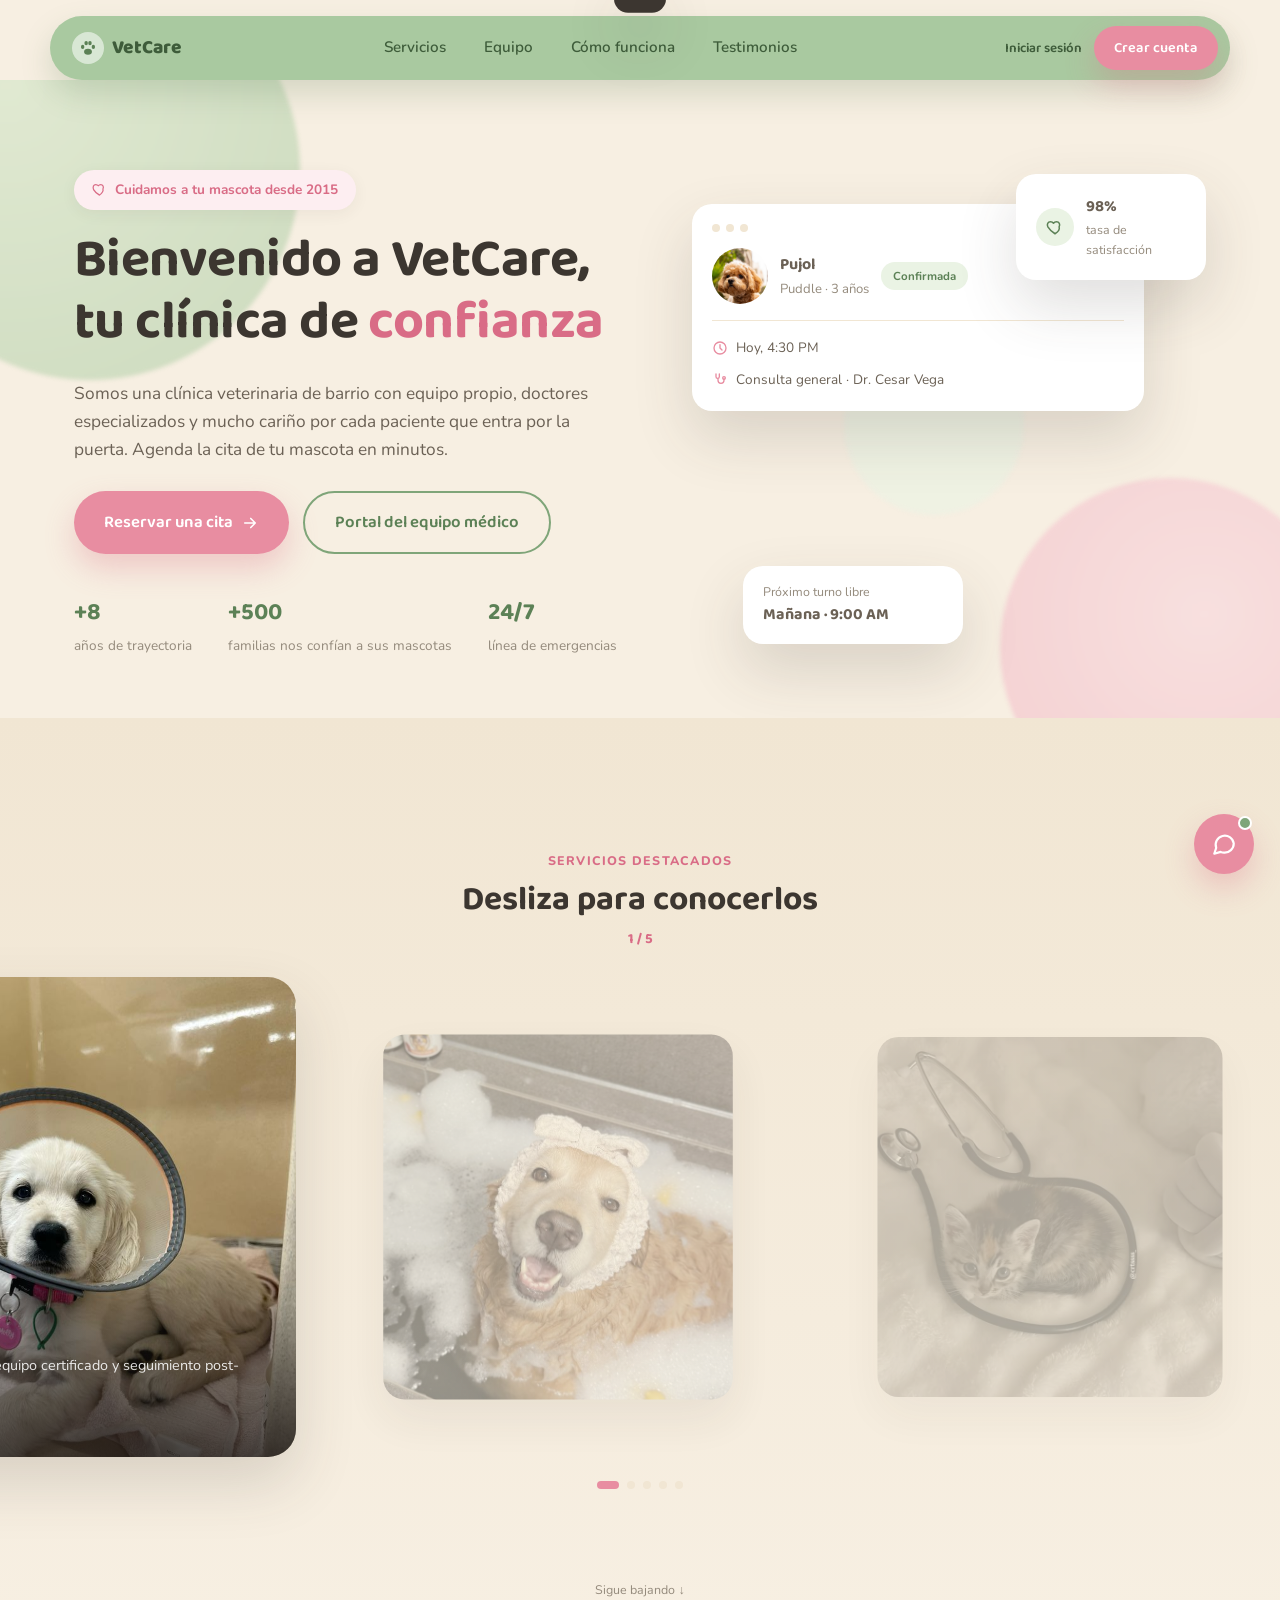
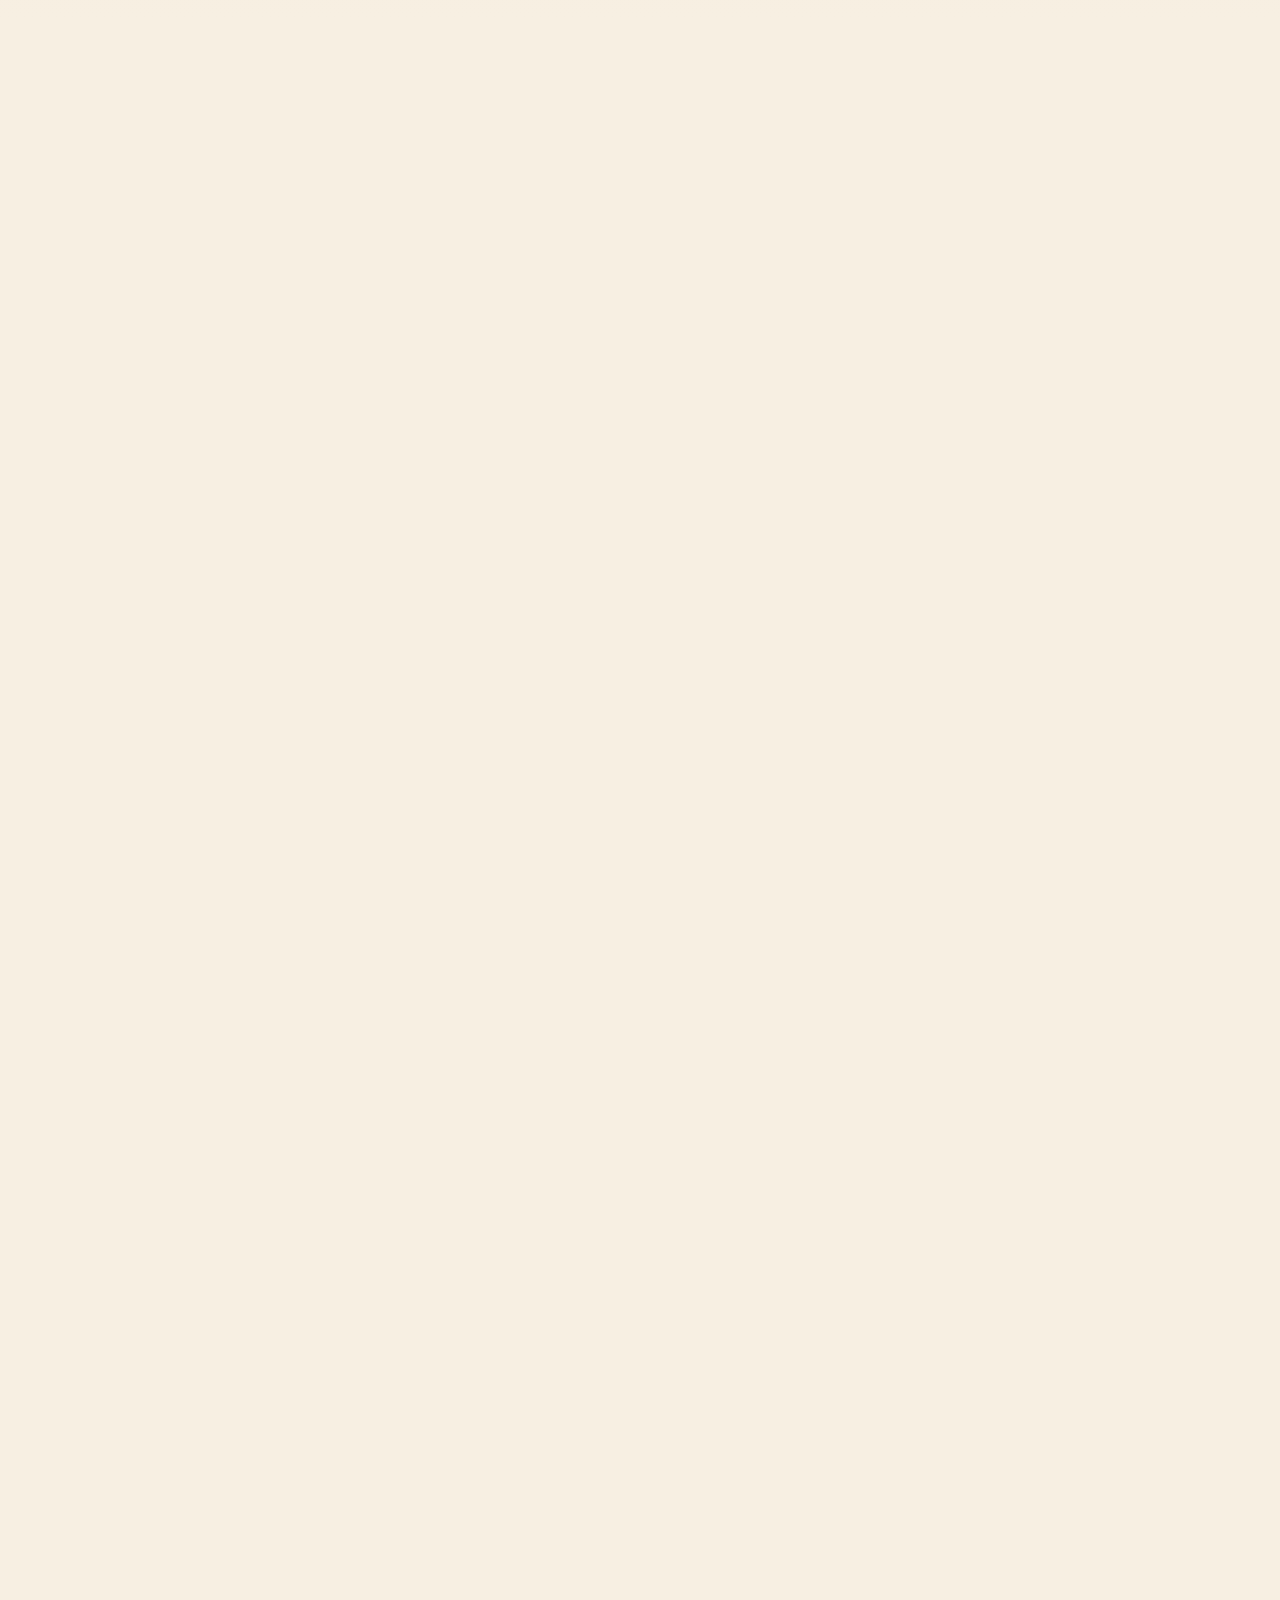
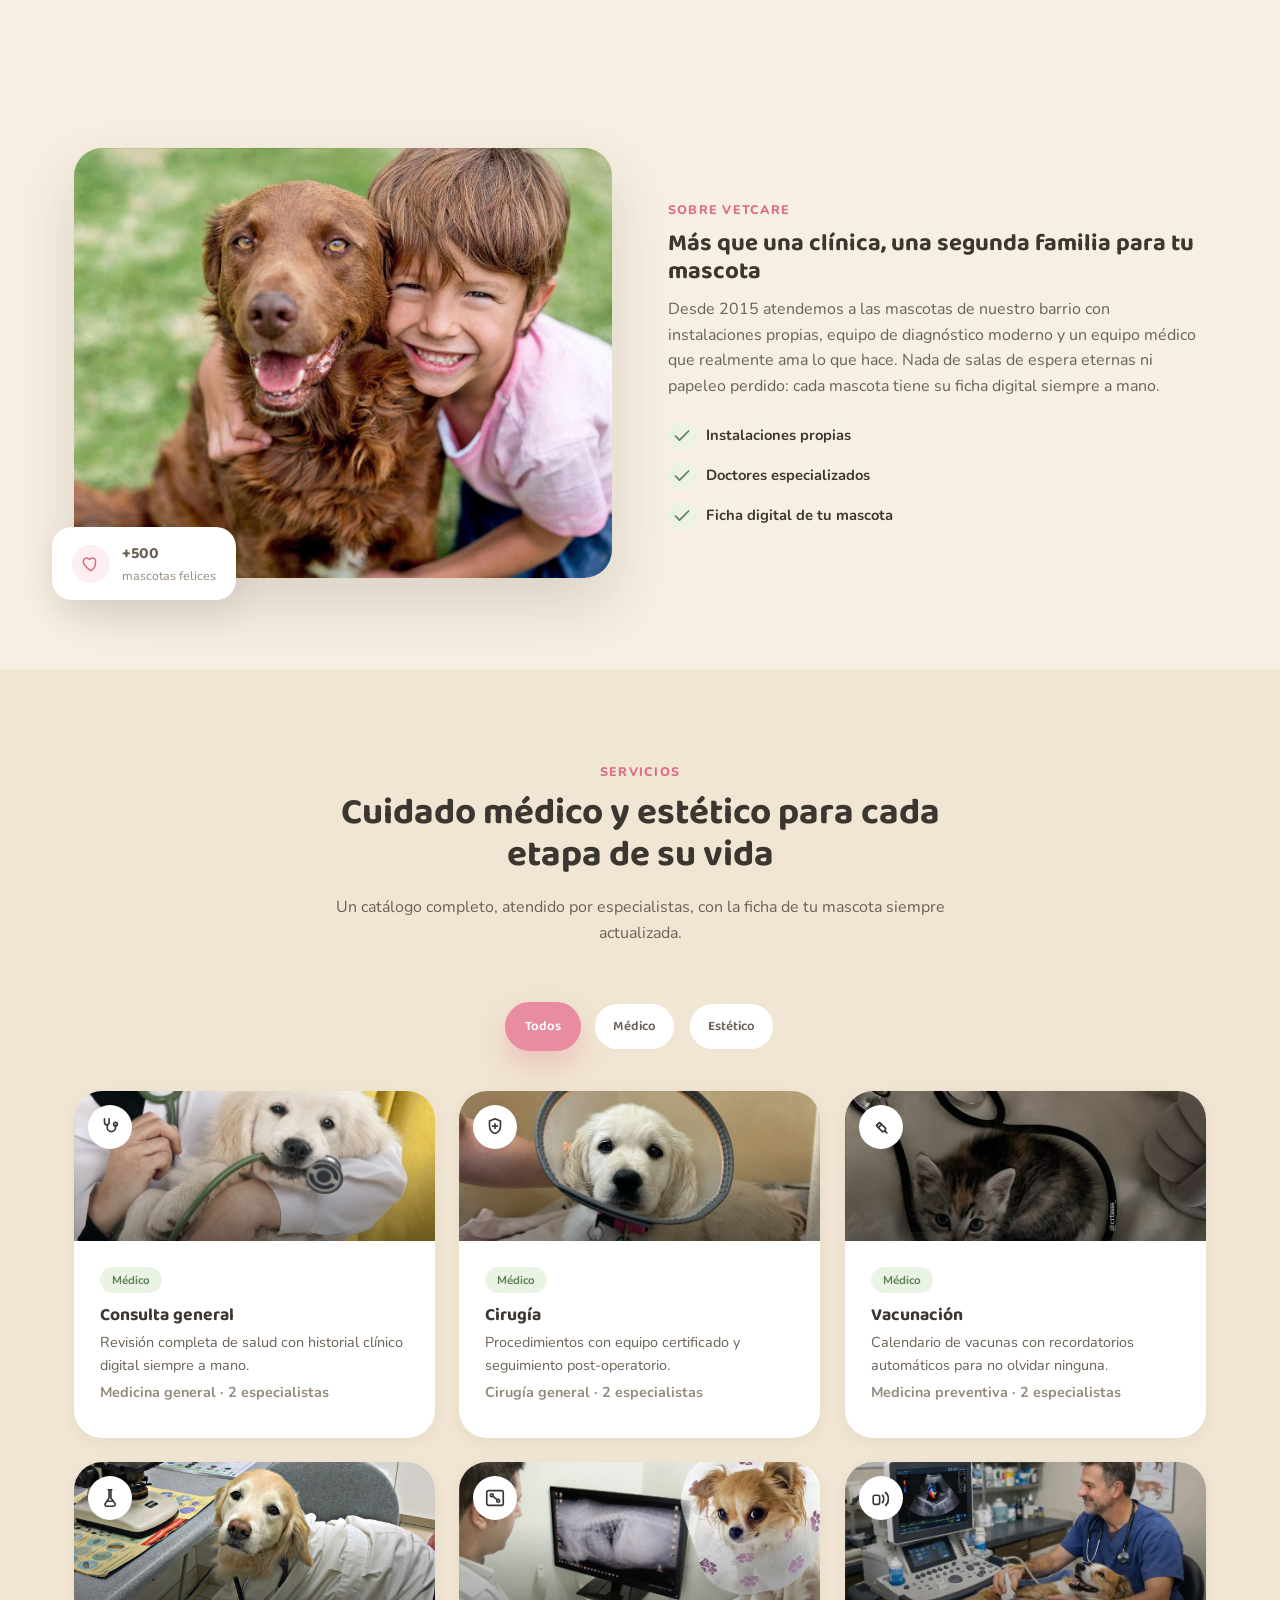
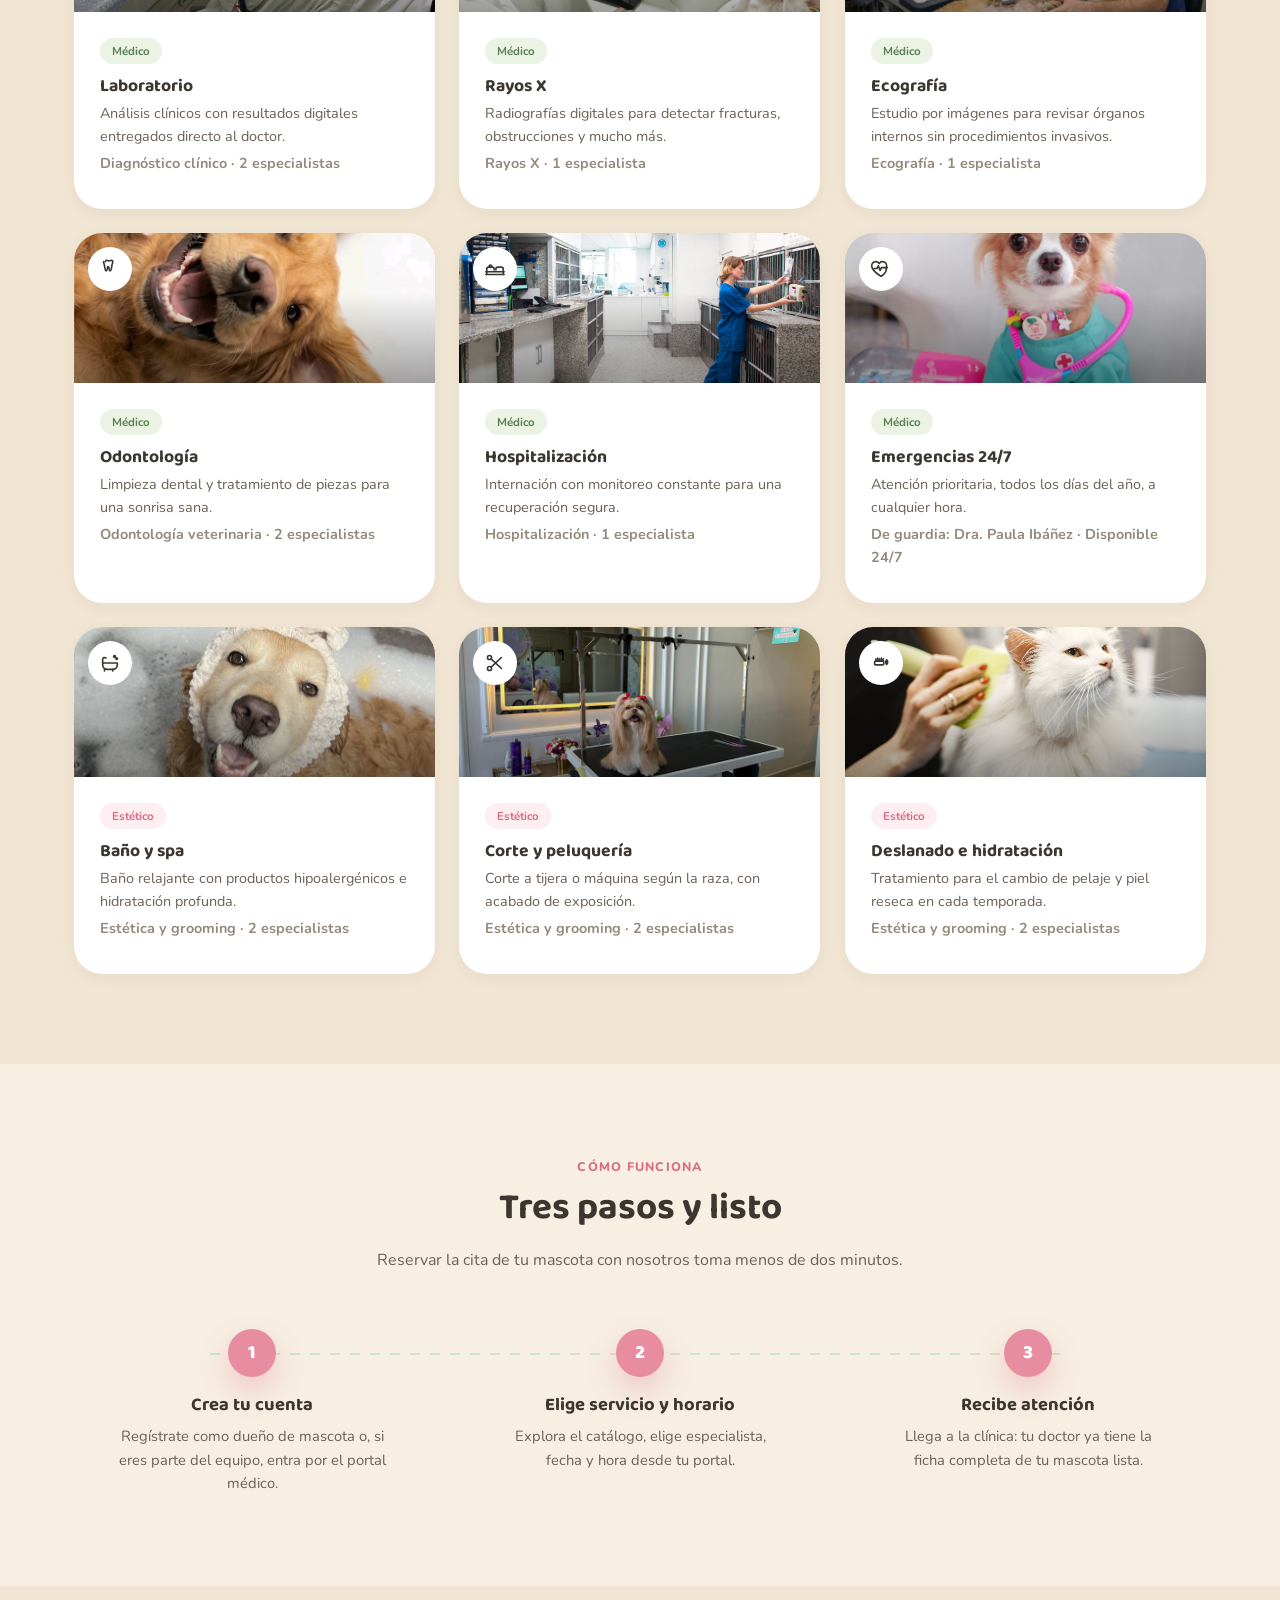
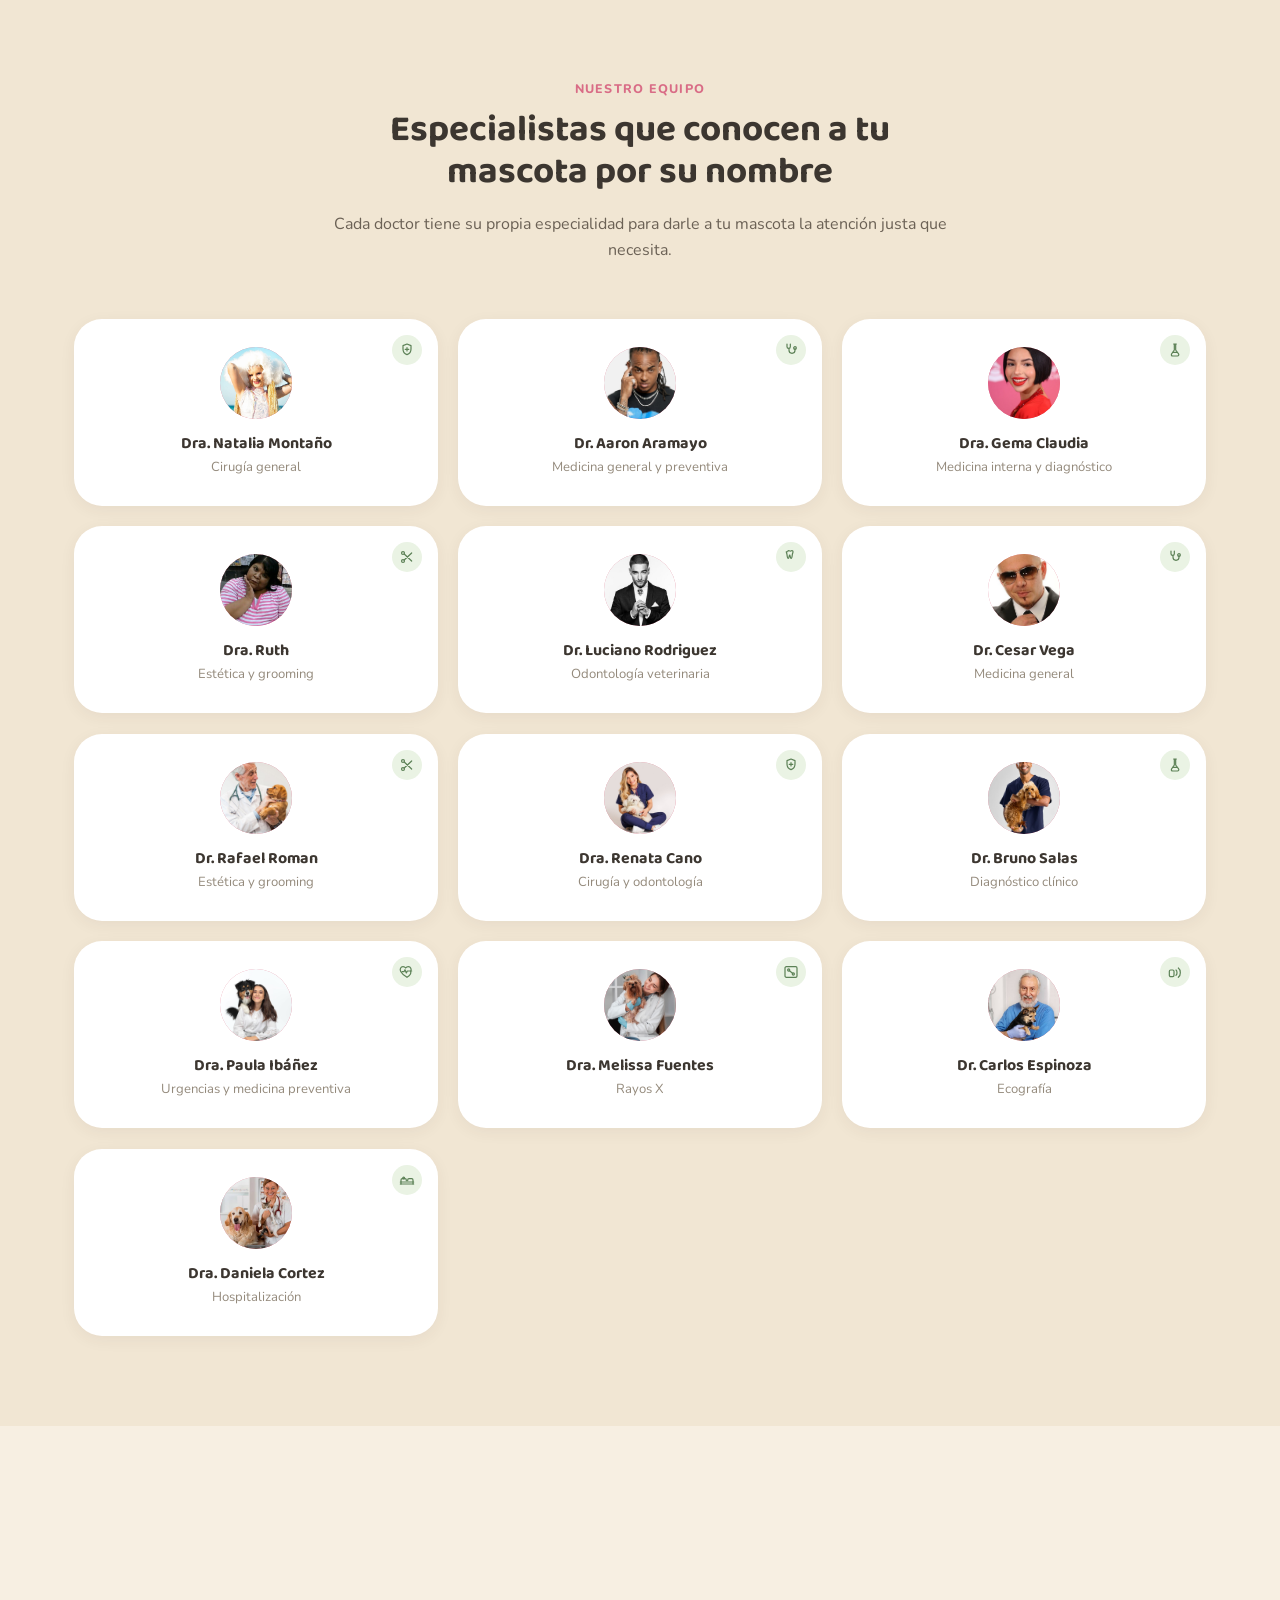
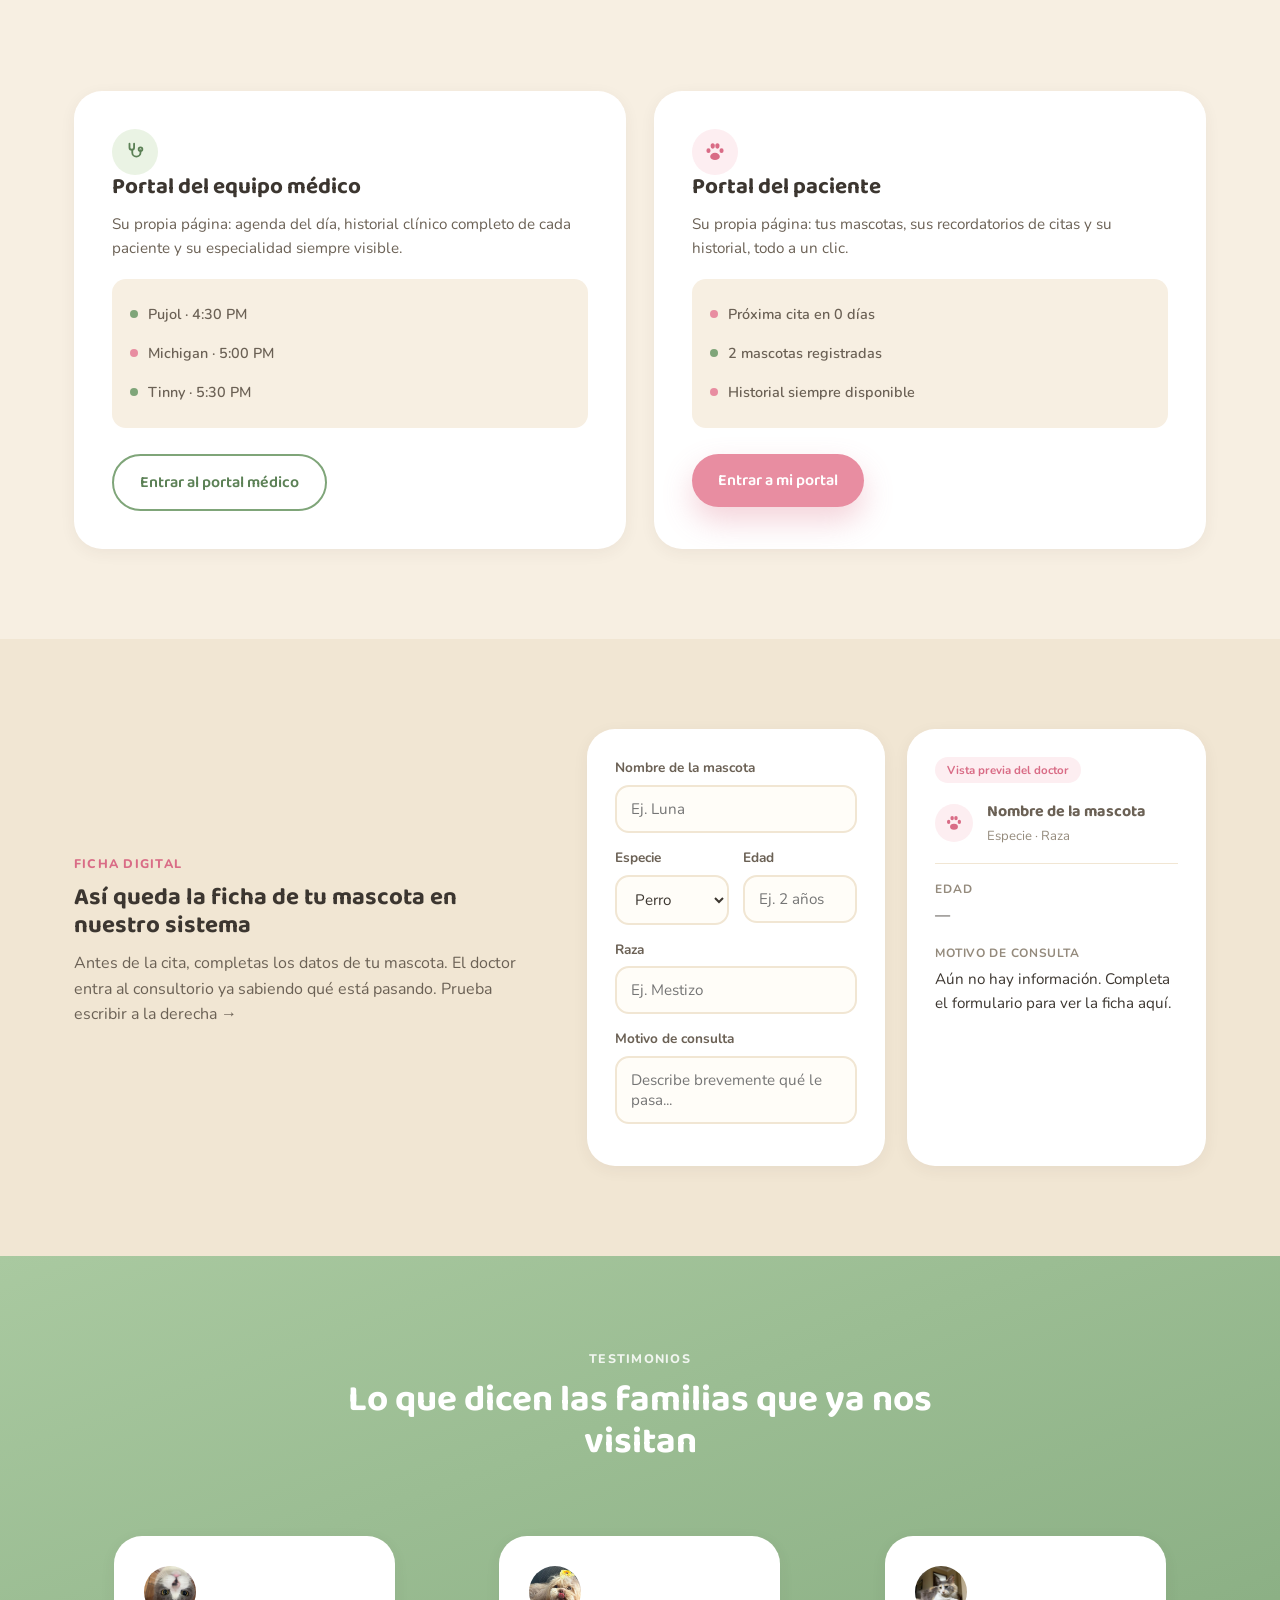
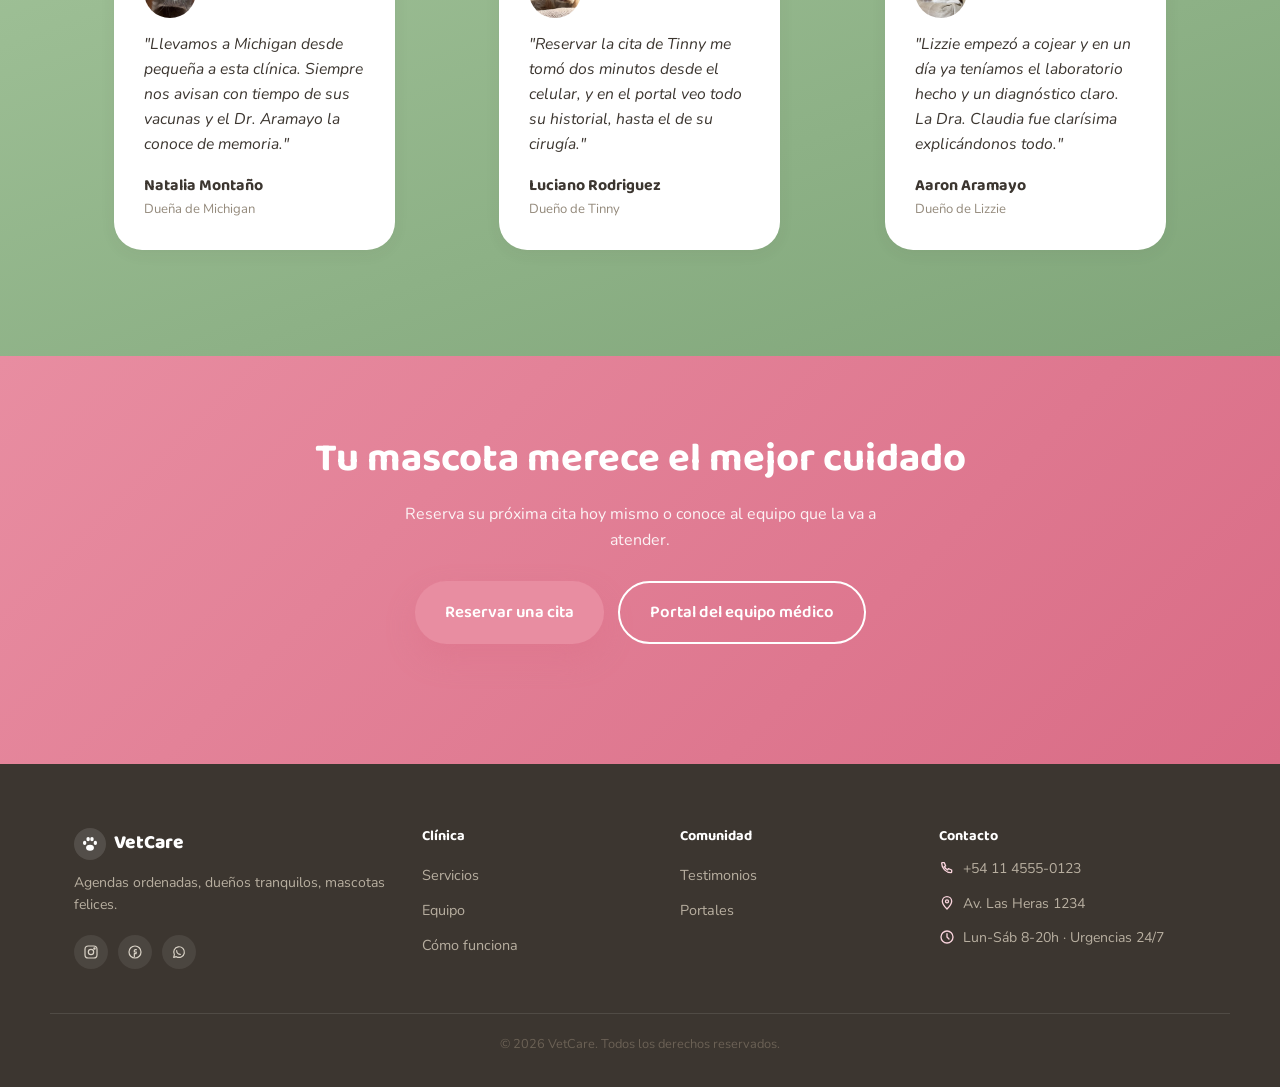
<file: index.html>
<!DOCTYPE html>
<html lang="es">
<head>
<meta charset="UTF-8">
<meta name="viewport" content="width=device-width, initial-scale=1.0">
<title>VetCare · Clínica veterinaria</title>
<link rel="icon" href="data:image/svg+xml,%3Csvg xmlns='http://www.w3.org/2000/svg' viewBox='0 0 32 32'%3E%3Cpath fill='%23D96C86' d='M9 22.5A7 5.3 0 1 0 23 22.5A7 5.3 0 1 0 9 22.5ZM3.5 14A3 3.6 0 1 0 9.5 14A3 3.6 0 1 0 3.5 14ZM9.6 7.3A3.1 3.9 0 1 0 15.8 7.3A3.1 3.9 0 1 0 9.6 7.3ZM16.4 7.3A3.1 3.9 0 1 0 22.6 7.3A3.1 3.9 0 1 0 16.4 7.3ZM22.5 14A3 3.6 0 1 0 28.5 14A3 3.6 0 1 0 22.5 14Z'/%3E%3C/svg%3E">
<link rel="preconnect" href="https://fonts.googleapis.com">
<link rel="preconnect" href="https://fonts.gstatic.com" crossorigin>
<link href="https://fonts.googleapis.com/css2?family=Baloo+2:wght@500;600;700;800&family=Nunito:wght@400;500;600;700;800&display=swap" rel="stylesheet">
<link rel="stylesheet" href="style.css">
</head>
<body>

<header class="nav-wrap">
  <nav class="navbar" id="navbar">
    <a href="#top" class="brand">
      <span class="brand-icon"><svg viewBox="0 0 32 32" fill="currentColor"><path d="M9 22.5A7 5.3 0 1 0 23 22.5A7 5.3 0 1 0 9 22.5ZM3.5 14A3 3.6 0 1 0 9.5 14A3 3.6 0 1 0 3.5 14ZM9.6 7.3A3.1 3.9 0 1 0 15.8 7.3A3.1 3.9 0 1 0 9.6 7.3ZM16.4 7.3A3.1 3.9 0 1 0 22.6 7.3A3.1 3.9 0 1 0 16.4 7.3ZM22.5 14A3 3.6 0 1 0 28.5 14A3 3.6 0 1 0 22.5 14Z"/></svg></span>
      VetCare
    </a>
    <div class="nav-menu">
      <ul class="nav-links">
        <li><a href="#servicios">Servicios</a></li>
        <li><a href="#equipo">Equipo</a></li>
        <li><a href="#como-funciona">Cómo funciona</a></li>
        <li><a href="#testimonios">Testimonios</a></li>
      </ul>
      <div class="nav-actions">
        <button class="btn-text" data-auth="login">Iniciar sesión</button>
        <button class="btn btn-pink btn-sm" data-auth="register">Crear cuenta</button>
      </div>
    </div>
    <button class="nav-burger" id="navBurger" aria-label="Abrir menú">
      <span></span><span></span><span></span>
    </button>
  </nav>
</header>

<main id="top">

  <section class="hero">
    <div class="hero-blob blob-green" data-speed="0.15"></div>
    <div class="hero-blob blob-pink" data-speed="0.25"></div>
    <div class="hero-blob blob-green-2" data-speed="0.1"></div>

    <div class="hero-inner container">
      <div class="hero-copy reveal" style="--delay:0s">
        <span class="pill-badge">
          <svg viewBox="0 0 24 24" fill="none" stroke="currentColor" stroke-width="2" stroke-linecap="round" stroke-linejoin="round"><path d="M12 21s-7-4.3-9.5-8.8C.8 7.7 2.5 4 6 4c2 0 3.4 1.1 4 2 .6-.9 2-2 4-2 3.5 0 5.2 3.7 3.5 7.2C19 15.7 12 21 12 21z"/></svg>
          Cuidamos a tu mascota desde 2015
        </span>
        <h1>Bienvenido a VetCare, tu clínica de <span class="text-pink">confianza</span></h1>
        <p class="hero-sub">Somos una clínica veterinaria de barrio con equipo propio, doctores especializados y mucho cariño por cada paciente que entra por la puerta. Agenda la cita de tu mascota en minutos.</p>
        <div class="hero-actions">
          <button class="btn btn-pink btn-lg" data-auth="register" data-role="paciente">
            Reservar una cita
            <svg viewBox="0 0 24 24" fill="none" stroke="currentColor" stroke-width="2.2" stroke-linecap="round" stroke-linejoin="round"><path d="M5 12h14M13 6l6 6-6 6"/></svg>
          </button>
          <button class="btn btn-outline-green btn-lg" data-auth="register" data-role="doctor">Portal del equipo médico</button>
        </div>
        <div class="hero-stats">
          <div><strong>+8</strong><span>años de trayectoria</span></div>
          <div><strong>+500</strong><span>familias nos confían a sus mascotas</span></div>
          <div><strong>24/7</strong><span>línea de emergencias</span></div>
        </div>
      </div>

      <div class="hero-visual reveal" style="--delay:.15s">
        <div class="stack-card card-main">
          <div class="mini-nav">
            <span class="dot"></span><span class="dot"></span><span class="dot"></span>
          </div>
          <div class="mini-row">
            <div class="pet-photo-wrap sm"><img src="fotos/mascotas/puddle.jpg" alt="Pujol" class="pet-photo" loading="lazy" onerror="this.remove()"></div>
            <div>
              <p class="mini-title">Pujol</p>
              <p class="mini-sub">Puddle · 3 años</p>
            </div>
            <span class="tag tag-green">Confirmada</span>
          </div>
          <div class="mini-divider"></div>
          <div class="mini-info">
            <div><svg viewBox="0 0 24 24" fill="none" stroke="currentColor" stroke-width="2" stroke-linecap="round" stroke-linejoin="round"><circle cx="12" cy="12" r="9"/><path d="M12 7v5l3 3"/></svg> Hoy, 4:30 PM</div>
            <div><svg viewBox="0 0 24 24" fill="none" stroke="currentColor" stroke-width="2" stroke-linecap="round" stroke-linejoin="round"><path d="M6 3v4a2.5 2.5 0 0 0 5 0V3"/><path d="M9 10v2.5a4.5 4.5 0 0 0 9 0V10"/><circle cx="18" cy="9" r="2"/></svg> Consulta general · Dr. Cesar Vega</div>
          </div>
        </div>

        <div class="stack-card card-float-1">
          <div class="icon-circle green sm">
            <svg viewBox="0 0 24 24" fill="none" stroke="currentColor" stroke-width="2" stroke-linecap="round" stroke-linejoin="round"><path d="M12 21s-7-4.6-9.5-9.1C.8 8.4 2.4 5 6 5c2 0 3.4 1.1 4 2 .6-.9 2-2 4-2 3.6 0 5.2 3.4 3.5 6.9C19 16.4 12 21 12 21z"/></svg>
          </div>
          <div>
            <p class="mini-title">98%</p>
            <p class="mini-sub-xs">tasa de satisfacción</p>
          </div>
        </div>

        <div class="stack-card card-float-2">
          <div>
            <p class="mini-sub-xs">Próximo turno libre</p>
            <p class="mini-title">Mañana · 9:00 AM</p>
          </div>
        </div>
      </div>
    </div>
  </section>

  <section class="scrolly" id="scrollySection">
    <div class="scrolly-sticky">
      <div class="scrolly-header reveal">
        <span class="eyebrow">Servicios destacados</span>
        <h2>Desliza para conocerlos</h2>
        <span class="scrolly-counter" id="scrollyCounter">1 / 5</span>
      </div>
      <div class="scrolly-track" id="scrollyTrack"></div>
      <div class="scrolly-dots" id="scrollyDots"></div>
      <p class="scrolly-hint">Sigue bajando ↓</p>
    </div>
  </section>

  <section class="section about-section">
    <div class="container about-grid">
      <div class="about-photo-wrap reveal">
        <div class="about-photo" style="background-image:url('fotos/servicios/sobre vetcare.jpg')"></div>
        <div class="about-floating-card">
          <div class="icon-circle pink sm"><svg viewBox="0 0 24 24" fill="none" stroke="currentColor" stroke-width="2" stroke-linecap="round" stroke-linejoin="round"><path d="M12 21s-7-4.3-9.5-8.8C.8 7.7 2.5 4 6 4c2 0 3.4 1.1 4 2 .6-.9 2-2 4-2 3.5 0 5.2 3.7 3.5 7.2C19 15.7 12 21 12 21z"/></svg></div>
          <div>
            <p class="mini-title">+500</p>
            <p class="mini-sub-xs">mascotas felices</p>
          </div>
        </div>
      </div>

      <div class="about-copy reveal" style="--delay:.1s">
        <span class="eyebrow">Sobre VetCare</span>
        <h2>Más que una clínica, una segunda familia para tu mascota</h2>
        <p>Desde 2015 atendemos a las mascotas de nuestro barrio con instalaciones propias, equipo de diagnóstico moderno y un equipo médico que realmente ama lo que hace. Nada de salas de espera eternas ni papeleo perdido: cada mascota tiene su ficha digital siempre a mano.</p>
        <div class="about-chips">
          <div class="about-chip"><svg viewBox="0 0 24 24" fill="none" stroke="currentColor" stroke-width="2" stroke-linecap="round" stroke-linejoin="round"><path d="M20 6L9 17l-5-5"/></svg> Instalaciones propias</div>
          <div class="about-chip"><svg viewBox="0 0 24 24" fill="none" stroke="currentColor" stroke-width="2" stroke-linecap="round" stroke-linejoin="round"><path d="M20 6L9 17l-5-5"/></svg> Doctores especializados</div>
          <div class="about-chip"><svg viewBox="0 0 24 24" fill="none" stroke="currentColor" stroke-width="2" stroke-linecap="round" stroke-linejoin="round"><path d="M20 6L9 17l-5-5"/></svg> Ficha digital de tu mascota</div>
        </div>
      </div>
    </div>
  </section>

  <section id="servicios" class="section section-alt">
    <div class="container">
      <div class="section-head reveal">
        <span class="eyebrow">Servicios</span>
        <h2>Cuidado médico y estético para cada etapa de su vida</h2>
        <p>Un catálogo completo, atendido por especialistas, con la ficha de tu mascota siempre actualizada.</p>
      </div>

      <div class="filter-chips reveal">
        <button class="chip filter-chip selected" data-filter="todos">Todos</button>
        <button class="chip filter-chip" data-filter="medico">Médico</button>
        <button class="chip filter-chip" data-filter="estetico">Estético</button>
      </div>

      <div class="grid-services" id="servicesGrid"></div>
    </div>
  </section>

  <section id="como-funciona" class="section">
    <div class="container">
      <div class="section-head reveal">
        <span class="eyebrow">Cómo funciona</span>
        <h2>Tres pasos y listo</h2>
        <p>Reservar la cita de tu mascota con nosotros toma menos de dos minutos.</p>
      </div>

      <div class="steps">
        <div class="step reveal" style="--delay:0s">
          <span class="step-num">1</span>
          <h3>Crea tu cuenta</h3>
          <p>Regístrate como dueño de mascota o, si eres parte del equipo, entra por el portal médico.</p>
        </div>
        <div class="step reveal" style="--delay:.1s">
          <span class="step-num">2</span>
          <h3>Elige servicio y horario</h3>
          <p>Explora el catálogo, elige especialista, fecha y hora desde tu portal.</p>
        </div>
        <div class="step reveal" style="--delay:.2s">
          <span class="step-num">3</span>
          <h3>Recibe atención</h3>
          <p>Llega a la clínica: tu doctor ya tiene la ficha completa de tu mascota lista.</p>
        </div>
      </div>
    </div>
  </section>

  <section id="equipo" class="section section-alt">
    <div class="container">
      <div class="section-head reveal">
        <span class="eyebrow">Nuestro equipo</span>
        <h2>Especialistas que conocen a tu mascota por su nombre</h2>
        <p>Cada doctor tiene su propia especialidad para darle a tu mascota la atención justa que necesita.</p>
      </div>
      <div class="team-grid" id="teamGrid"></div>
    </div>
  </section>

  <section id="roles" class="section">
    <div class="container">
      <div class="section-head reveal">
        <span class="eyebrow">Portales</span>
        <h2>Accede a tu portal VetCare</h2>
        <p>Un espacio propio para cada quien: dueños de mascota y equipo médico.</p>
      </div>

      <div class="roles-grid">
        <div class="role-card card reveal" style="--delay:0s">
          <div class="icon-circle green"><svg viewBox="0 0 24 24" fill="none" stroke="currentColor" stroke-width="2" stroke-linecap="round" stroke-linejoin="round"><path d="M6 3v4a2.5 2.5 0 0 0 5 0V3"/><path d="M9 10v2.5a4.5 4.5 0 0 0 9 0V10"/><circle cx="18" cy="9" r="2"/></svg></div>
          <h3>Portal del equipo médico</h3>
          <p>Su propia página: agenda del día, historial clínico completo de cada paciente y su especialidad siempre visible.</p>
          <div class="role-mock">
            <div class="role-mock-row"><span class="dot-status green"></span> Pujol · 4:30 PM</div>
            <div class="role-mock-row"><span class="dot-status pink"></span> Michigan · 5:00 PM</div>
            <div class="role-mock-row"><span class="dot-status green"></span> Tinny · 5:30 PM</div>
          </div>
          <button class="btn btn-outline-green" data-auth="register" data-role="doctor">Entrar al portal médico</button>
        </div>

        <div class="role-card card reveal" style="--delay:.15s">
          <div class="icon-circle pink"><svg viewBox="0 0 32 32" fill="currentColor"><path d="M9 22.5A7 5.3 0 1 0 23 22.5A7 5.3 0 1 0 9 22.5ZM3.5 14A3 3.6 0 1 0 9.5 14A3 3.6 0 1 0 3.5 14ZM9.6 7.3A3.1 3.9 0 1 0 15.8 7.3A3.1 3.9 0 1 0 9.6 7.3ZM16.4 7.3A3.1 3.9 0 1 0 22.6 7.3A3.1 3.9 0 1 0 16.4 7.3ZM22.5 14A3 3.6 0 1 0 28.5 14A3 3.6 0 1 0 22.5 14Z"/></svg></div>
          <h3>Portal del paciente</h3>
          <p>Su propia página: tus mascotas, sus recordatorios de citas y su historial, todo a un clic.</p>
          <div class="role-mock">
            <div class="role-mock-row"><span class="dot-status pink"></span> Próxima cita en 0 días</div>
            <div class="role-mock-row"><span class="dot-status green"></span> 2 mascotas registradas</div>
            <div class="role-mock-row"><span class="dot-status pink"></span> Historial siempre disponible</div>
          </div>
          <button class="btn btn-pink" data-auth="register" data-role="paciente">Entrar a mi portal</button>
        </div>
      </div>
    </div>
  </section>

  <section class="section section-alt">
    <div class="container crm-demo">
      <div class="crm-copy reveal">
        <span class="eyebrow">Ficha digital</span>
        <h2>Así queda la ficha de tu mascota en nuestro sistema</h2>
        <p>Antes de la cita, completas los datos de tu mascota. El doctor entra al consultorio ya sabiendo qué está pasando. Prueba escribir a la derecha →</p>
      </div>

      <div class="crm-form-wrap reveal" style="--delay:.1s">
        <form class="card crm-form" id="crmForm" onsubmit="return false">
          <label>Nombre de la mascota
            <input type="text" id="crmNombre" placeholder="Ej. Luna" maxlength="24">
          </label>
          <div class="form-row">
            <label>Especie
              <select id="crmEspecie">
                <option value="Perro">Perro</option>
                <option value="Gato">Gato</option>
                <option value="Ave">Ave</option>
                <option value="Hamster">Hámster</option>
                <option value="Otro">Otro</option>
              </select>
            </label>
            <label>Edad
              <input type="text" id="crmEdad" placeholder="Ej. 2 años" maxlength="12">
            </label>
          </div>
          <label>Raza
            <input type="text" id="crmRaza" placeholder="Ej. Mestizo" maxlength="24">
          </label>
          <label>Motivo de consulta
            <textarea id="crmMotivo" rows="2" placeholder="Describe brevemente qué le pasa..." maxlength="140"></textarea>
          </label>
        </form>

        <div class="card crm-preview">
          <span class="tag tag-pink">Vista previa del doctor</span>
          <div class="crm-preview-head">
            <div class="icon-circle pink sm"><svg viewBox="0 0 32 32" fill="currentColor"><path d="M9 22.5A7 5.3 0 1 0 23 22.5A7 5.3 0 1 0 9 22.5ZM3.5 14A3 3.6 0 1 0 9.5 14A3 3.6 0 1 0 3.5 14ZM9.6 7.3A3.1 3.9 0 1 0 15.8 7.3A3.1 3.9 0 1 0 9.6 7.3ZM16.4 7.3A3.1 3.9 0 1 0 22.6 7.3A3.1 3.9 0 1 0 16.4 7.3ZM22.5 14A3 3.6 0 1 0 28.5 14A3 3.6 0 1 0 22.5 14Z"/></svg></div>
            <div>
              <p class="mini-title" id="previewNombre">Nombre de la mascota</p>
              <p class="mini-sub" id="previewEspecieRaza">Especie · Raza</p>
            </div>
          </div>
          <div class="mini-divider"></div>
          <p class="crm-preview-label">Edad</p>
          <p class="crm-preview-value" id="previewEdad">—</p>
          <p class="crm-preview-label">Motivo de consulta</p>
          <p class="crm-preview-value" id="previewMotivo">Aún no hay información. Completa el formulario para ver la ficha aquí.</p>
        </div>
      </div>
    </div>
  </section>

  <section id="testimonios" class="section section-green">
    <div class="container">
      <div class="section-head reveal">
        <span class="eyebrow">Testimonios</span>
        <h2>Lo que dicen las familias que ya nos visitan</h2>
      </div>

      <div class="testimonial-grid">
        <blockquote class="card testimonial-card reveal" style="--delay:0s">
          <div class="testimonial-avatar"><img src="fotos/mascotas/taly gato.jpeg" alt="Michigan" loading="lazy" onerror="this.remove()"></div>
          <p>"Llevamos a Michigan desde pequeña a esta clínica. Siempre nos avisan con tiempo de sus vacunas y el Dr. Aramayo la conoce de memoria."</p>
          <footer><strong>Natalia Montaño</strong><span>Dueña de Michigan</span></footer>
        </blockquote>
        <blockquote class="card testimonial-card reveal" style="--delay:.1s">
          <div class="testimonial-avatar"><img src="fotos/mascotas/tinny.jpeg" alt="Tinny" loading="lazy" onerror="this.remove()"></div>
          <p>"Reservar la cita de Tinny me tomó dos minutos desde el celular, y en el portal veo todo su historial, hasta el de su cirugía."</p>
          <footer><strong>Luciano Rodriguez</strong><span>Dueño de Tinny</span></footer>
        </blockquote>
        <blockquote class="card testimonial-card reveal" style="--delay:.2s">
          <div class="testimonial-avatar"><img src="fotos/mascotas/aaron.jpeg" alt="Lizzie" loading="lazy" onerror="this.remove()"></div>
          <p>"Lizzie empezó a cojear y en un día ya teníamos el laboratorio hecho y un diagnóstico claro. La Dra. Claudia fue clarísima explicándonos todo."</p>
          <footer><strong>Aaron Aramayo</strong><span>Dueño de Lizzie</span></footer>
        </blockquote>
      </div>
    </div>
  </section>

  <section class="cta-final reveal">
    <div class="container cta-final-inner">
      <h2>Tu mascota merece el mejor cuidado</h2>
      <p>Reserva su próxima cita hoy mismo o conoce al equipo que la va a atender.</p>
      <div class="hero-actions center">
        <button class="btn btn-pink btn-lg" data-auth="register" data-role="paciente">Reservar una cita</button>
        <button class="btn btn-outline-green btn-lg on-green" data-auth="register" data-role="doctor">Portal del equipo médico</button>
      </div>
    </div>
  </section>

</main>

<footer class="footer">
  <div class="container footer-inner">
    <div class="footer-brand">
      <a href="#top" class="brand">
        <span class="brand-icon"><svg viewBox="0 0 32 32" fill="currentColor"><path d="M9 22.5A7 5.3 0 1 0 23 22.5A7 5.3 0 1 0 9 22.5ZM3.5 14A3 3.6 0 1 0 9.5 14A3 3.6 0 1 0 3.5 14ZM9.6 7.3A3.1 3.9 0 1 0 15.8 7.3A3.1 3.9 0 1 0 9.6 7.3ZM16.4 7.3A3.1 3.9 0 1 0 22.6 7.3A3.1 3.9 0 1 0 16.4 7.3ZM22.5 14A3 3.6 0 1 0 28.5 14A3 3.6 0 1 0 22.5 14Z"/></svg></span>
        VetCare
      </a>
      <p>Agendas ordenadas, dueños tranquilos, mascotas felices.</p>
      <div class="footer-social">
        <a href="#" aria-label="Instagram"><svg viewBox="0 0 24 24" fill="none" stroke="currentColor" stroke-width="1.8" stroke-linecap="round" stroke-linejoin="round"><rect x="3" y="3" width="18" height="18" rx="5"/><circle cx="12" cy="12" r="4"/><circle cx="17.2" cy="6.8" r="1"/></svg></a>
        <a href="#" aria-label="Facebook"><svg viewBox="0 0 24 24" fill="none" stroke="currentColor" stroke-width="1.8" stroke-linecap="round" stroke-linejoin="round"><circle cx="12" cy="12" r="9"/><path d="M14 8.5h-1.3A1.7 1.7 0 0 0 11 10.2V12h3l-.4 2.5H11V19"/></svg></a>
        <a href="#" aria-label="WhatsApp"><svg viewBox="0 0 24 24" fill="none" stroke="currentColor" stroke-width="1.8" stroke-linecap="round" stroke-linejoin="round"><path d="M4 20l1.1-4A8 8 0 1 1 8 19L4 20z"/><path d="M8.5 10c0 3 2.5 5.5 5.5 5.5"/></svg></a>
      </div>
    </div>
    <div class="footer-col">
      <h4>Clínica</h4>
      <a href="#servicios">Servicios</a>
      <a href="#equipo">Equipo</a>
      <a href="#como-funciona">Cómo funciona</a>
    </div>
    <div class="footer-col">
      <h4>Comunidad</h4>
      <a href="#testimonios">Testimonios</a>
      <a href="#roles">Portales</a>
    </div>
    <div class="footer-col">
      <h4>Contacto</h4>
      <p class="footer-contact-item"><svg viewBox="0 0 24 24" fill="none" stroke="currentColor" stroke-width="2" stroke-linecap="round" stroke-linejoin="round"><path d="M5 4h3l2 5-2 1a11 11 0 0 0 5 5l1-2 5 2v3a1 1 0 0 1-1 1C10.6 19 4 12.4 4 5a1 1 0 0 1 1-1z"/></svg> +54 11 4555-0123</p>
      <p class="footer-contact-item"><svg viewBox="0 0 24 24" fill="none" stroke="currentColor" stroke-width="2" stroke-linecap="round" stroke-linejoin="round"><path d="M12 21s7-6.5 7-11.5A7 7 0 0 0 5 9.5C5 14.5 12 21 12 21z"/><circle cx="12" cy="9.5" r="2.3"/></svg> Av. Las Heras 1234</p>
      <p class="footer-contact-item"><svg viewBox="0 0 24 24" fill="none" stroke="currentColor" stroke-width="2" stroke-linecap="round" stroke-linejoin="round"><circle cx="12" cy="12" r="9"/><path d="M12 7v5l3 3"/></svg> Lun-Sáb 8-20h · Urgencias 24/7</p>
    </div>
  </div>
  <div class="container footer-bottom">
    <p>© 2026 VetCare. Todos los derechos reservados.</p>
  </div>
</footer>

<div class="overlay" id="authOverlay">
  <div class="modal-card card" id="authModal">
    <button class="modal-close" data-close="auth" aria-label="Cerrar">
      <svg viewBox="0 0 24 24" fill="none" stroke="currentColor" stroke-width="2.2" stroke-linecap="round" stroke-linejoin="round"><path d="M18 6L6 18M6 6l12 12"/></svg>
    </button>

    <div class="auth-tabs">
      <button class="auth-tab active" data-tab="login">Iniciar sesión</button>
      <button class="auth-tab" data-tab="register">Crear cuenta</button>
    </div>

    <div class="role-toggle">
      <button class="role-toggle-btn active" data-role-choice="paciente">
        <svg viewBox="0 0 32 32" fill="currentColor"><path d="M9 22.5A7 5.3 0 1 0 23 22.5A7 5.3 0 1 0 9 22.5ZM3.5 14A3 3.6 0 1 0 9.5 14A3 3.6 0 1 0 3.5 14ZM9.6 7.3A3.1 3.9 0 1 0 15.8 7.3A3.1 3.9 0 1 0 9.6 7.3ZM16.4 7.3A3.1 3.9 0 1 0 22.6 7.3A3.1 3.9 0 1 0 16.4 7.3ZM22.5 14A3 3.6 0 1 0 28.5 14A3 3.6 0 1 0 22.5 14Z"/></svg>
        Dueño de mascota
      </button>
      <button class="role-toggle-btn" data-role-choice="doctor">
        <svg viewBox="0 0 24 24" fill="none" stroke="currentColor" stroke-width="2" stroke-linecap="round" stroke-linejoin="round"><path d="M6 3v4a2.5 2.5 0 0 0 5 0V3"/><path d="M9 10v2.5a4.5 4.5 0 0 0 9 0V10"/><circle cx="18" cy="9" r="2"/></svg>
        Equipo médico
      </button>
    </div>

    <p class="auth-hint" id="authUserHint"></p>

    <form id="authForm" onsubmit="return false">
      <label>Nombre <span class="only-register">completo</span><span class="only-login">(con este entrás)</span>
        <input type="text" id="authNombre" placeholder="Ej. Luciano">
      </label>
      <label>Correo electrónico
        <input type="email" id="authEmail" placeholder="tucorreo@ejemplo.com">
      </label>
      <label>Contraseña
        <input type="password" id="authPassword" placeholder="••••••••">
      </label>
      <label class="only-register only-doctor">Especialidad
        <select id="authEspecialidad">
          <option value="Medicina general y preventiva">Medicina general y preventiva</option>
          <option value="Cirugía general">Cirugía general</option>
          <option value="Medicina interna y diagnóstico">Medicina interna y diagnóstico</option>
          <option value="Estética y grooming">Estética y grooming</option>
          <option value="Odontología veterinaria">Odontología veterinaria</option>
        </select>
      </label>
      <button type="submit" class="btn btn-pink btn-lg full-width" id="authSubmit">Crear cuenta</button>
    </form>
    <p class="auth-switch">
      <span class="only-login">¿No tienes cuenta? <a href="#" data-tab-link="register">Regístrate</a></span>
      <span class="only-register">¿Ya tienes cuenta? <a href="#" data-tab-link="login">Inicia sesión</a></span>
    </p>
  </div>
</div>

<button class="chat-toggle" id="chatToggle" aria-label="Abrir chat">
  <svg class="icon-chat" viewBox="0 0 24 24" fill="none" stroke="currentColor" stroke-width="2" stroke-linecap="round" stroke-linejoin="round"><path d="M21 11.5a8.4 8.4 0 0 1-8.9 8.4 8.6 8.6 0 0 1-3.2-.6L3 21l1.8-5.4A8.4 8.4 0 1 1 21 11.5z"/></svg>
  <svg class="icon-close-chat" viewBox="0 0 24 24" fill="none" stroke="currentColor" stroke-width="2.2" stroke-linecap="round" stroke-linejoin="round"><path d="M18 6L6 18M6 6l12 12"/></svg>
  <span class="chat-dot"></span>
</button>

<div class="chat-panel" id="chatPanel">
  <div class="chat-head">
    <div class="icon-circle green sm"><svg viewBox="0 0 32 32" fill="currentColor"><path d="M9 22.5A7 5.3 0 1 0 23 22.5A7 5.3 0 1 0 9 22.5ZM3.5 14A3 3.6 0 1 0 9.5 14A3 3.6 0 1 0 3.5 14ZM9.6 7.3A3.1 3.9 0 1 0 15.8 7.3A3.1 3.9 0 1 0 9.6 7.3ZM16.4 7.3A3.1 3.9 0 1 0 22.6 7.3A3.1 3.9 0 1 0 16.4 7.3ZM22.5 14A3 3.6 0 1 0 28.5 14A3 3.6 0 1 0 22.5 14Z"/></svg></div>
    <div>
      <p class="mini-title">Asistente VetCare</p>
      <p class="mini-sub-xs"><span class="online-dot"></span> En línea</p>
    </div>
  </div>
  <div class="chat-body" id="chatBody">
    <div class="chat-msg bot">¡Hola! Soy el asistente de VetCare. ¿En qué te puedo ayudar hoy?</div>
    <div class="chip-grid chat-chips">
      <button class="chip chip-sm" data-faq="horarios">Horarios</button>
      <button class="chip chip-sm" data-faq="vacunas">Vacunas</button>
      <button class="chip chip-sm" data-faq="precios">Precios</button>
      <button class="chip chip-sm" data-faq="ubicacion">Ubicación</button>
      <button class="chip chip-sm" data-faq="emergencias">Emergencias</button>
      <button class="chip chip-sm" data-faq="reservar">Cómo reservar</button>
      <button class="chip chip-sm" data-faq="mascotas">Qué mascotas atienden</button>
      <button class="chip chip-sm" data-faq="pagos">Métodos de pago</button>
      <button class="chip chip-sm" data-faq="primeraVisita">Primera visita</button>
      <button class="chip chip-sm" data-faq="humano">Hablar con alguien</button>
    </div>
  </div>
  <form class="chat-input-row" id="chatForm" onsubmit="return false">
    <input type="text" id="chatInput" placeholder="Escribe tu mensaje...">
    <button type="submit" aria-label="Enviar">
      <svg viewBox="0 0 24 24" fill="none" stroke="currentColor" stroke-width="2.2" stroke-linecap="round" stroke-linejoin="round"><path d="M5 12h14M13 6l6 6-6 6"/></svg>
    </button>
  </form>
</div>

<div class="toast" id="toast"></div>

<script src="common.js"></script>
<script src="home.js"></script>
</body>
</html>
</file>
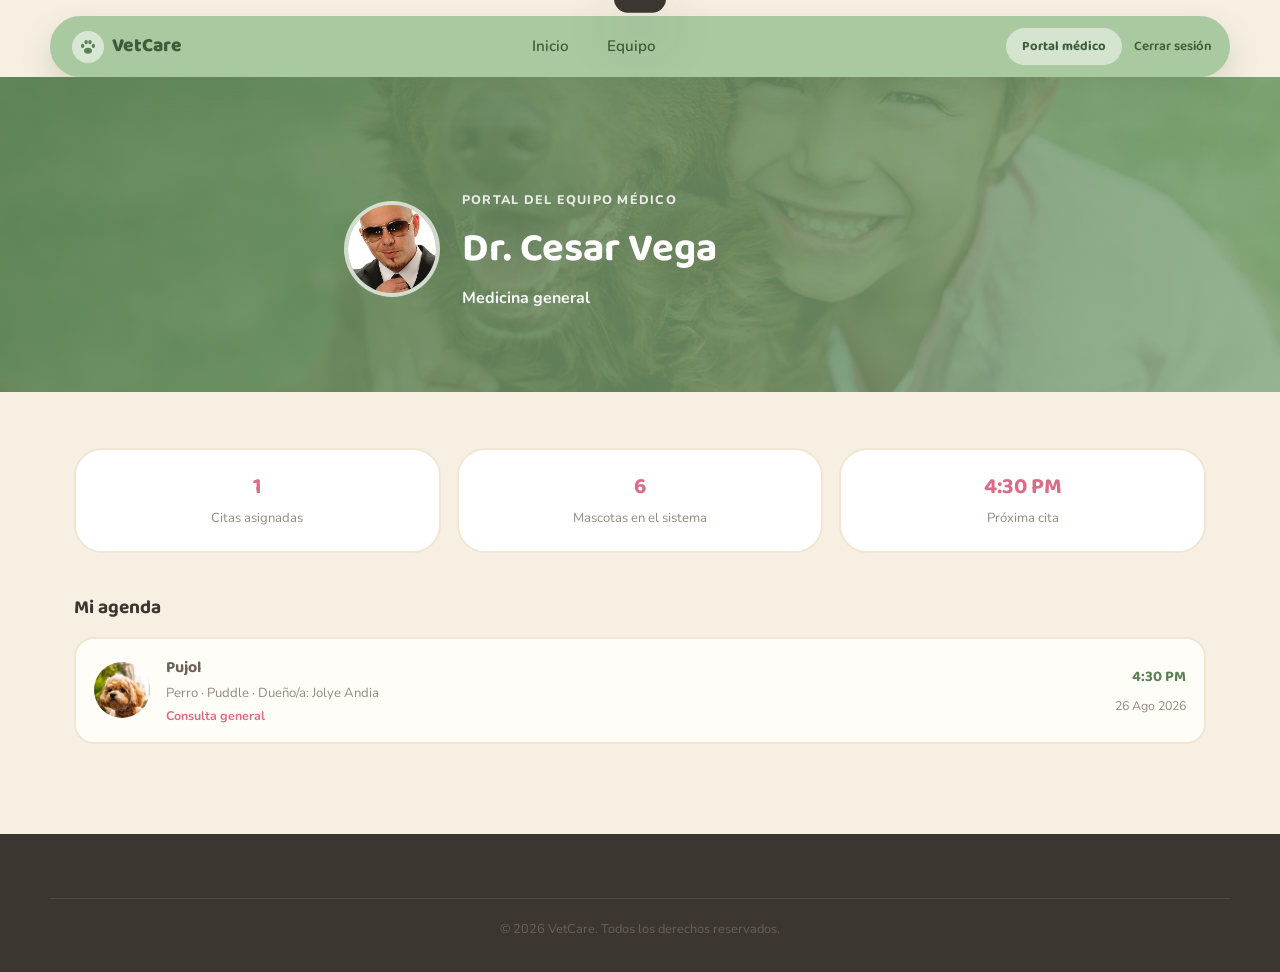
<file: doctor.html>
<!DOCTYPE html>
<html lang="es">
<head>
<meta charset="UTF-8">
<meta name="viewport" content="width=device-width, initial-scale=1.0">
<title>Portal médico · VetCare</title>
<link rel="icon" href="data:image/svg+xml,%3Csvg xmlns='http://www.w3.org/2000/svg' viewBox='0 0 32 32'%3E%3Cpath fill='%23D96C86' d='M9 22.5A7 5.3 0 1 0 23 22.5A7 5.3 0 1 0 9 22.5ZM3.5 14A3 3.6 0 1 0 9.5 14A3 3.6 0 1 0 3.5 14ZM9.6 7.3A3.1 3.9 0 1 0 15.8 7.3A3.1 3.9 0 1 0 9.6 7.3ZM16.4 7.3A3.1 3.9 0 1 0 22.6 7.3A3.1 3.9 0 1 0 16.4 7.3ZM22.5 14A3 3.6 0 1 0 28.5 14A3 3.6 0 1 0 22.5 14Z'/%3E%3C/svg%3E">
<link rel="preconnect" href="https://fonts.googleapis.com">
<link rel="preconnect" href="https://fonts.gstatic.com" crossorigin>
<link href="https://fonts.googleapis.com/css2?family=Baloo+2:wght@500;600;700;800&family=Nunito:wght@400;500;600;700;800&display=swap" rel="stylesheet">
<link rel="stylesheet" href="style.css">
</head>
<body class="portal-body portal-doctor">

<header class="nav-wrap">
  <nav class="navbar" id="navbar">
    <a href="index.html" class="brand">
      <span class="brand-icon"><svg viewBox="0 0 32 32" fill="currentColor"><path d="M9 22.5A7 5.3 0 1 0 23 22.5A7 5.3 0 1 0 9 22.5ZM3.5 14A3 3.6 0 1 0 9.5 14A3 3.6 0 1 0 3.5 14ZM9.6 7.3A3.1 3.9 0 1 0 15.8 7.3A3.1 3.9 0 1 0 9.6 7.3ZM16.4 7.3A3.1 3.9 0 1 0 22.6 7.3A3.1 3.9 0 1 0 16.4 7.3ZM22.5 14A3 3.6 0 1 0 28.5 14A3 3.6 0 1 0 22.5 14Z"/></svg></span>
      VetCare
    </a>
    <div class="nav-menu">
      <ul class="nav-links">
        <li><a href="index.html">Inicio</a></li>
        <li><a href="index.html#equipo">Equipo</a></li>
      </ul>
      <div class="nav-actions">
        <span class="portal-tag portal-tag-green">Portal médico</span>
        <button class="btn-text" id="logoutBtn">Cerrar sesión</button>
      </div>
    </div>
    <button class="nav-burger" id="navBurger" aria-label="Abrir menú"><span></span><span></span><span></span></button>
  </nav>
</header>

<main>
  <section class="portal-hero portal-hero-green">
    <div class="portal-hero-photo" id="doctorHeroPhoto"></div>
    <div class="portal-hero-scrim"></div>
    <div class="container portal-hero-content">
      <div class="portal-hero-doctor">
        <div class="doctor-avatar-wrap" id="doctorAvatarWrap"></div>
        <div>
          <span class="eyebrow eyebrow-light">Portal del equipo médico</span>
          <h1 id="doctorGreeting">Doctor/a</h1>
          <p class="doctor-specialty-tag" id="doctorSpecialty">Medicina general y preventiva</p>
        </div>
      </div>
    </div>
  </section>

  <div class="container portal-content">
    <div class="dash-stats portal-stats">
      <div class="card dash-stat"><strong id="agendaCount">0</strong><span>Citas asignadas</span></div>
      <div class="card dash-stat"><strong id="agendaTotalPets">0</strong><span>Mascotas en el sistema</span></div>
      <div class="card dash-stat"><strong id="agendaNext">—</strong><span>Próxima cita</span></div>
    </div>

    <h2 class="portal-subtitle">Mi agenda</h2>
    <div class="dash-list" id="doctorPatientList"></div>

    <div id="internacionSection" class="internacion-section" hidden>
      <div class="portal-subtitle-row">
        <h2 class="portal-subtitle">Pacientes internados</h2>
        <button type="button" class="btn btn-pink btn-sm" id="openInternarBtn">+ Internar paciente</button>
      </div>
      <div class="dash-list" id="internadosList"></div>

      <h3 class="dash-subtitle-sm">Altas recientes</h3>
      <div class="dash-list" id="altasList"></div>
    </div>
  </div>
</main>

<footer class="footer">
  <div class="container footer-bottom">
    <p>© 2026 VetCare. Todos los derechos reservados.</p>
  </div>
</footer>

<div class="overlay" id="fichaOverlay">
  <div class="modal-card card ficha-modal" id="fichaModal">
    <button class="modal-close" data-close="ficha" aria-label="Cerrar">
      <svg viewBox="0 0 24 24" fill="none" stroke="currentColor" stroke-width="2.2" stroke-linecap="round" stroke-linejoin="round"><path d="M18 6L6 18M6 6l12 12"/></svg>
    </button>
    <span class="tag tag-pink">Ficha del paciente</span>
    <div class="crm-preview-head" style="margin-top:14px">
      <div class="pet-photo-wrap sm" id="fichaPhotoWrap"></div>
      <div>
        <p class="mini-title" id="fichaNombre">—</p>
        <p class="mini-sub" id="fichaEspecieRaza">—</p>
      </div>
    </div>
    <div class="mini-divider"></div>
    <p class="crm-preview-label">Dueño</p>
    <p class="crm-preview-value" id="fichaDueno">—</p>
    <div class="form-row">
      <div>
        <p class="crm-preview-label">Hora de hoy</p>
        <p class="crm-preview-value" id="fichaHora">—</p>
      </div>
      <div>
        <p class="crm-preview-label">Especialidad</p>
        <p class="crm-preview-value" id="fichaEspecialidad">—</p>
      </div>
    </div>
    <p class="crm-preview-label">Motivo de hoy</p>
    <p class="crm-preview-value" id="fichaMotivo">—</p>

    <div class="mini-divider"></div>
    <p class="ficha-section-title">Editar datos de la mascota</p>
    <form class="crm-form" onsubmit="return false">
      <div class="form-row">
        <label>Raza
          <input type="text" id="editRaza" placeholder="Ej. Mestizo">
        </label>
        <label>Edad
          <input type="text" id="editEdad" placeholder="Ej. 3 años">
        </label>
      </div>
      <div class="form-row">
        <label>Peso
          <input type="text" id="editPeso" placeholder="Ej. 8.5 kg">
        </label>
        <label>Alergias
          <input type="text" id="editAlergias" placeholder="Ej. Ninguna conocida">
        </label>
      </div>
      <button type="button" class="btn btn-outline-green" id="saveDatosBtn">Guardar cambios</button>
    </form>

    <div class="mini-divider"></div>
    <p class="ficha-section-title">Vacunas</p>
    <div class="mini-list" id="fichaVacunas"></div>
    <div class="mini-add-row">
      <input type="text" id="nuevaVacunaNombre" placeholder="Ej. Antirrábica">
      <button type="button" class="btn btn-pink btn-sm" id="addVacunaBtn">+ Agregar</button>
    </div>

    <p class="ficha-section-title">Desparasitaciones</p>
    <div class="mini-list" id="fichaDesparasitaciones"></div>
    <div class="mini-add-row">
      <input type="text" id="nuevaDesparasitacionTipo" placeholder="Ej. Interna y externa">
      <button type="button" class="btn btn-pink btn-sm" id="addDesparasitacionBtn">+ Agregar</button>
    </div>

    <div class="mini-divider"></div>
    <p class="ficha-section-title">Historial clínico</p>
    <div class="historial-list" id="fichaHistorial"></div>
    <div class="add-diagnostico">
      <label>Título del diagnóstico
        <input type="text" id="nuevoDiagnosticoTitulo" placeholder="Ej. Control de peso">
      </label>
      <label>Nota
        <textarea id="nuevoDiagnosticoNota" rows="2" placeholder="Describe el diagnóstico o la atención brindada..."></textarea>
      </label>
      <button type="button" class="btn btn-pink" id="addDiagnosticoBtn">+ Agregar diagnóstico</button>
    </div>
  </div>
</div>

<div class="overlay" id="internarOverlay">
  <div class="modal-card card" id="internarModal">
    <button class="modal-close" data-close="internar" aria-label="Cerrar">
      <svg viewBox="0 0 24 24" fill="none" stroke="currentColor" stroke-width="2.2" stroke-linecap="round" stroke-linejoin="round"><path d="M18 6L6 18M6 6l12 12"/></svg>
    </button>
    <span class="tag tag-green">Nuevo ingreso</span>
    <h2 class="modal-title">Internar paciente</h2>
    <form class="crm-form" id="internarForm" onsubmit="return false">
      <label>Mascota
        <select id="internarPetSelect"></select>
      </label>
      <div id="internarNuevaMascota" hidden>
        <label>Nombre de la mascota
          <input type="text" id="internarNuevoNombre" placeholder="Ej. Luna">
        </label>
        <div class="form-row">
          <label>Especie
            <select id="internarNuevaEspecie">
              <option value="Perro">Perro</option>
              <option value="Gato">Gato</option>
              <option value="Ave">Ave</option>
              <option value="Hamster">Hámster</option>
              <option value="Otro">Otro</option>
            </select>
          </label>
          <label>Raza
            <input type="text" id="internarNuevaRaza" placeholder="Ej. Mestizo">
          </label>
        </div>
      </div>
      <label>Motivo de internación
        <input type="text" id="internarMotivo" placeholder="Ej. Esterilización, descompensación...">
      </label>
      <button type="button" class="btn btn-pink btn-lg full-width" id="confirmInternarBtn">Registrar ingreso</button>
    </form>
  </div>
</div>

<div class="overlay" id="internacionFichaOverlay">
  <div class="modal-card card ficha-modal" id="internacionFichaModal">
    <button class="modal-close" data-close="internacionFicha" aria-label="Cerrar">
      <svg viewBox="0 0 24 24" fill="none" stroke="currentColor" stroke-width="2.2" stroke-linecap="round" stroke-linejoin="round"><path d="M18 6L6 18M6 6l12 12"/></svg>
    </button>
    <span class="tag tag-pink" id="internacionEstadoTag">Internado/a</span>
    <div class="crm-preview-head" style="margin-top:14px">
      <div class="pet-photo-wrap sm" id="internacionPhotoWrap"></div>
      <div>
        <p class="mini-title" id="internacionNombre">—</p>
        <p class="mini-sub" id="internacionEspecieRaza">—</p>
      </div>
    </div>
    <div class="mini-divider"></div>
    <div class="form-row">
      <div>
        <p class="crm-preview-label">Ingreso</p>
        <p class="crm-preview-value" id="internacionIngreso">—</p>
      </div>
      <div>
        <p class="crm-preview-label">Salida</p>
        <p class="crm-preview-value" id="internacionSalida">Sigue internado/a</p>
      </div>
    </div>
    <p class="crm-preview-label">Motivo</p>
    <p class="crm-preview-value" id="internacionMotivo">—</p>
    <button type="button" class="btn btn-outline-green btn-sm" id="verFichaClinicaBtn">Ver y editar ficha clínica</button>

    <div class="mini-divider"></div>
    <p class="ficha-section-title">Medicamentos</p>
    <div class="historial-list" id="internacionMedicamentos"></div>
    <div class="add-medicamento" id="addMedicamentoRow">
      <div class="form-row">
        <label>Medicamento
          <input type="text" id="nuevoMedNombre" placeholder="Ej. Amoxicilina 250mg">
        </label>
        <label>Frecuencia
          <select id="nuevoMedFrecuencia">
            <option>Cada 4 horas</option>
            <option>Cada 6 horas</option>
            <option>Cada 8 horas</option>
            <option>Cada 12 horas</option>
            <option>Cada 24 horas</option>
            <option>Según necesidad</option>
          </select>
        </label>
      </div>
      <button type="button" class="btn btn-pink btn-sm" id="addMedicamentoBtn">+ Agregar medicamento</button>
    </div>

    <div class="mini-divider"></div>
    <button type="button" class="btn btn-outline-green full-width" id="darDeAltaBtn">Dar de alta</button>
  </div>
</div>

<div class="toast" id="toast"></div>

<script src="common.js"></script>
<script src="doctor.js"></script>
</body>
</html>
</file>
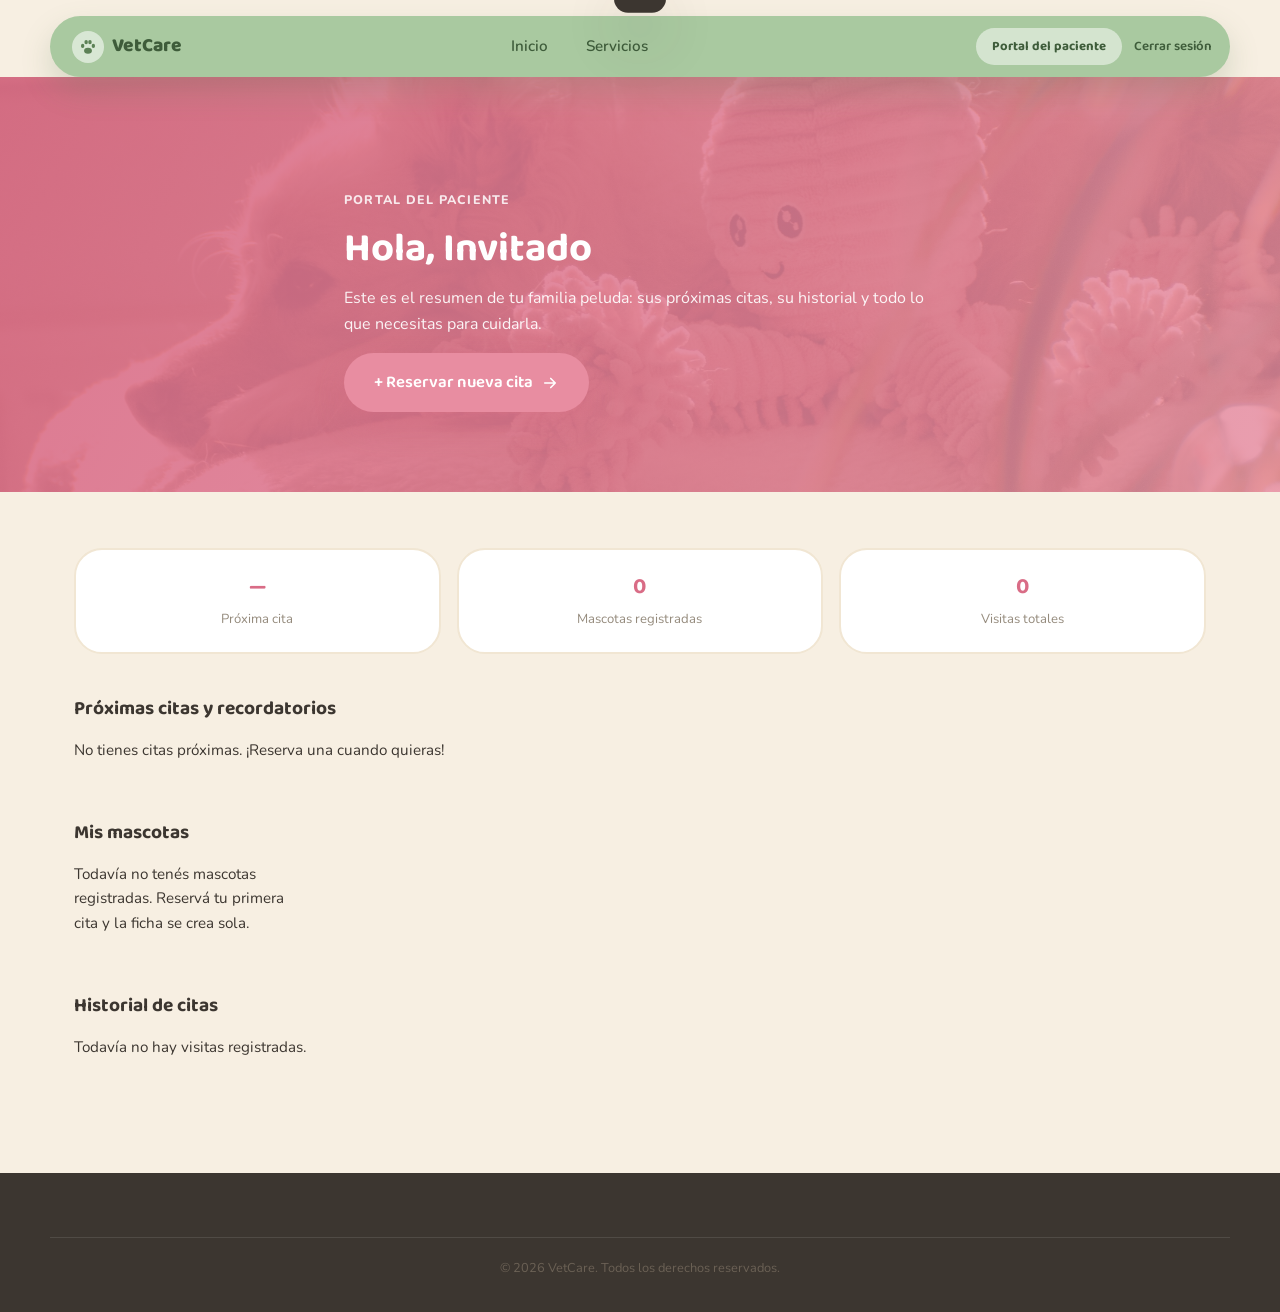
<file: paciente.html>
<!DOCTYPE html>
<html lang="es">
<head>
<meta charset="UTF-8">
<meta name="viewport" content="width=device-width, initial-scale=1.0">
<title>Mi portal · VetCare</title>
<link rel="icon" href="data:image/svg+xml,%3Csvg xmlns='http://www.w3.org/2000/svg' viewBox='0 0 32 32'%3E%3Cpath fill='%23D96C86' d='M9 22.5A7 5.3 0 1 0 23 22.5A7 5.3 0 1 0 9 22.5ZM3.5 14A3 3.6 0 1 0 9.5 14A3 3.6 0 1 0 3.5 14ZM9.6 7.3A3.1 3.9 0 1 0 15.8 7.3A3.1 3.9 0 1 0 9.6 7.3ZM16.4 7.3A3.1 3.9 0 1 0 22.6 7.3A3.1 3.9 0 1 0 16.4 7.3ZM22.5 14A3 3.6 0 1 0 28.5 14A3 3.6 0 1 0 22.5 14Z'/%3E%3C/svg%3E">
<link rel="preconnect" href="https://fonts.googleapis.com">
<link rel="preconnect" href="https://fonts.gstatic.com" crossorigin>
<link href="https://fonts.googleapis.com/css2?family=Baloo+2:wght@500;600;700;800&family=Nunito:wght@400;500;600;700;800&display=swap" rel="stylesheet">
<link rel="stylesheet" href="style.css">
</head>
<body class="portal-body portal-patient">

<header class="nav-wrap">
  <nav class="navbar" id="navbar">
    <a href="index.html" class="brand">
      <span class="brand-icon"><svg viewBox="0 0 32 32" fill="currentColor"><path d="M9 22.5A7 5.3 0 1 0 23 22.5A7 5.3 0 1 0 9 22.5ZM3.5 14A3 3.6 0 1 0 9.5 14A3 3.6 0 1 0 3.5 14ZM9.6 7.3A3.1 3.9 0 1 0 15.8 7.3A3.1 3.9 0 1 0 9.6 7.3ZM16.4 7.3A3.1 3.9 0 1 0 22.6 7.3A3.1 3.9 0 1 0 16.4 7.3ZM22.5 14A3 3.6 0 1 0 28.5 14A3 3.6 0 1 0 22.5 14Z"/></svg></span>
      VetCare
    </a>
    <div class="nav-menu">
      <ul class="nav-links">
        <li><a href="index.html">Inicio</a></li>
        <li><a href="index.html#servicios">Servicios</a></li>
      </ul>
      <div class="nav-actions">
        <span class="portal-tag">Portal del paciente</span>
        <button class="btn-text" id="logoutBtn">Cerrar sesión</button>
      </div>
    </div>
    <button class="nav-burger" id="navBurger" aria-label="Abrir menú"><span></span><span></span><span></span></button>
  </nav>
</header>

<main>
  <section class="portal-hero portal-hero-pink">
    <div class="portal-hero-photo" id="patientHeroPhoto"></div>
    <div class="portal-hero-scrim"></div>
    <div class="container portal-hero-content">
      <span class="eyebrow eyebrow-light">Portal del paciente</span>
      <h1 id="patientGreeting">Hola de nuevo</h1>
      <p>Este es el resumen de tu familia peluda: sus próximas citas, su historial y todo lo que necesitas para cuidarla.</p>
      <button class="btn btn-pink btn-lg" data-open-booking>
        + Reservar nueva cita
        <svg viewBox="0 0 24 24" fill="none" stroke="currentColor" stroke-width="2.2" stroke-linecap="round" stroke-linejoin="round"><path d="M5 12h14M13 6l6 6-6 6"/></svg>
      </button>
    </div>
  </section>

  <div class="container portal-content">
    <div class="dash-stats portal-stats">
      <div class="card dash-stat"><strong id="patientNextStat">—</strong><span>Próxima cita</span></div>
      <div class="card dash-stat"><strong id="patientPetCount">0</strong><span>Mascotas registradas</span></div>
      <div class="card dash-stat"><strong id="patientVisitCount">0</strong><span>Visitas totales</span></div>
    </div>

    <h2 class="portal-subtitle">Próximas citas y recordatorios</h2>
    <div class="dash-list" id="patientUpcomingList"></div>

    <h2 class="portal-subtitle">Mis mascotas</h2>
    <div class="pets-grid" id="patientPetsList"></div>

    <h2 class="portal-subtitle">Historial de citas</h2>
    <div class="historial-list" id="patientHistoryList"></div>
  </div>
</main>

<footer class="footer">
  <div class="container footer-bottom">
    <p>© 2026 VetCare. Todos los derechos reservados.</p>
  </div>
</footer>

<div class="overlay" id="petOverlay">
  <div class="modal-card card ficha-modal" id="petModal">
    <button class="modal-close" data-close="pet" aria-label="Cerrar">
      <svg viewBox="0 0 24 24" fill="none" stroke="currentColor" stroke-width="2.2" stroke-linecap="round" stroke-linejoin="round"><path d="M18 6L6 18M6 6l12 12"/></svg>
    </button>
    <span class="tag tag-green">Ficha de mi mascota</span>
    <div class="crm-preview-head" style="margin-top:14px">
      <div class="pet-photo-wrap sm" id="petPhotoWrap"></div>
      <div>
        <p class="mini-title" id="petNombre">—</p>
        <p class="mini-sub" id="petEspecieRaza">—</p>
      </div>
    </div>
    <div class="mini-divider"></div>
    <div class="form-row">
      <div>
        <p class="crm-preview-label">Edad</p>
        <p class="crm-preview-value" id="petEdad">—</p>
      </div>
      <div>
        <p class="crm-preview-label">Peso</p>
        <p class="crm-preview-value" id="petPeso">—</p>
      </div>
    </div>
    <p class="crm-preview-label">Alergias</p>
    <p class="crm-preview-value" id="petAlergias">—</p>
    <p class="crm-preview-label">Vacunas</p>
    <div class="mini-list" id="petVacunas"></div>
    <p class="crm-preview-label">Desparasitaciones</p>
    <div class="mini-list" id="petDesparasitaciones"></div>
    <p class="crm-preview-label">Historial clínico</p>
    <div class="historial-list" id="petHistorial"></div>
  </div>
</div>

<div class="overlay" id="bookingOverlay">
  <div class="dash-shell">
    <button class="modal-close dash-close" data-close="booking" aria-label="Cerrar">
      <svg viewBox="0 0 24 24" fill="none" stroke="currentColor" stroke-width="2.2" stroke-linecap="round" stroke-linejoin="round"><path d="M18 6L6 18M6 6l12 12"/></svg>
    </button>

    <div class="booking-steps-nav">
      <span class="bstep active" data-step="1">1. Servicio</span>
      <span class="bstep" data-step="2">2. Doctor</span>
      <span class="bstep" data-step="3">3. Horario</span>
      <span class="bstep" data-step="4">4. Ficha</span>
      <span class="bstep" data-step="5">5. Listo</span>
    </div>

    <div class="booking-panel active" data-panel="1">
      <h2>¿Qué servicio necesita tu mascota?</h2>
      <div class="chip-grid" id="serviceChipGrid"></div>
      <button class="btn btn-pink btn-lg" data-next="2" disabled id="toStep2">Continuar</button>
    </div>

    <div class="booking-panel" data-panel="2">
      <h2>¿Con quién te gustaría atenderte?</h2>
      <p class="booking-step-hint">Estos son los especialistas disponibles para el servicio que elegiste.</p>
      <div class="chip-grid doctor-chip-grid" id="doctorChipGrid"></div>
      <div class="hero-actions">
        <button class="btn btn-outline-green" data-back="1">Atrás</button>
        <button class="btn btn-pink btn-lg" data-next="3" disabled id="toStep3">Continuar</button>
      </div>
    </div>

    <div class="booking-panel" data-panel="3">
      <h2>Elige fecha y horario</h2>
      <label class="date-label">Fecha
        <input type="date" id="bookingDate">
      </label>
      <div class="chip-grid" id="timeChipGrid">
        <button class="chip" data-time="9:00 AM">9:00 AM</button>
        <button class="chip" data-time="11:00 AM">11:00 AM</button>
        <button class="chip" data-time="1:00 PM">1:00 PM</button>
        <button class="chip" data-time="3:30 PM">3:30 PM</button>
        <button class="chip" data-time="5:00 PM">5:00 PM</button>
        <button class="chip" data-time="6:30 PM">6:30 PM</button>
      </div>
      <div class="hero-actions">
        <button class="btn btn-outline-green" data-back="2">Atrás</button>
        <button class="btn btn-pink btn-lg" data-next="4" disabled id="toStep4">Continuar</button>
      </div>
    </div>

    <div class="booking-panel" data-panel="4">
      <h2>Cuéntanos sobre tu mascota</h2>
      <form class="crm-form" id="bookingForm" onsubmit="return false">
        <label>Mascota
          <select id="bkPetSelect"></select>
        </label>
        <label>Nombre de la mascota
          <input type="text" id="bkNombre" placeholder="Ej. Luna">
        </label>
        <div class="form-row">
          <label>Especie
            <select id="bkEspecie">
              <option value="Perro">Perro</option>
              <option value="Gato">Gato</option>
              <option value="Ave">Ave</option>
              <option value="Hamster">Hámster</option>
              <option value="Otro">Otro</option>
            </select>
          </label>
          <label>Raza
            <input type="text" id="bkRaza" placeholder="Ej. Mestizo">
          </label>
        </div>
        <label>Motivo de consulta / síntomas
          <textarea id="bkMotivo" rows="2" placeholder="¿Qué le está pasando?"></textarea>
        </label>
      </form>
      <div class="hero-actions">
        <button class="btn btn-outline-green" data-back="3">Atrás</button>
        <button class="btn btn-pink btn-lg" id="confirmBooking">Confirmar cita</button>
      </div>
    </div>

    <div class="booking-panel" data-panel="5">
      <div class="confirm-check">
        <svg viewBox="0 0 24 24" fill="none" stroke="currentColor" stroke-width="2.4" stroke-linecap="round" stroke-linejoin="round"><path d="M20 6L9 17l-5-5"/></svg>
      </div>
      <h2>¡Cita confirmada!</h2>
      <p>Le enviamos los detalles a tu correo. Ya la puedes ver en tu portal, y tu doctor ya la tiene en su agenda.</p>
      <div class="card booking-summary" id="bookingSummary"></div>
      <button class="btn btn-pink btn-lg" id="backToPanel">Volver a mi portal</button>
    </div>
  </div>
</div>

<div class="toast" id="toast"></div>

<script src="common.js"></script>
<script src="paciente.js"></script>
</body>
</html>
</file>
<file: style.css>
:root{
  --bg: #F7EFE2;
  --bg-alt: #F1E6D3;
  --cream: #FFFDF8;
  --white: #FFFFFF;

  --green-50: #EAF3E4;
  --green-100: #CFE4C4;
  --green: #A9C9A0;
  --green-600: #7FA579;
  --green-700: #5C8156;
  --green-text: #3E5C3A;

  --pink-50: #FDEEF1;
  --pink-100: #F9D3DC;
  --pink: #F2B4C2;
  --pink-600: #E88DA1;
  --pink-700: #D96C86;
  --pink-text: #7A2E42;

  --ink: #3C3630;
  --ink-soft: #6B6155;
  --ink-faint: #948A7C;

  --shadow-sm: 0 4px 16px rgba(60,54,48,.06);
  --shadow-md: 0 14px 34px rgba(60,54,48,.10);
  --shadow-lg: 0 26px 60px rgba(60,54,48,.16);
  --shadow-pink: 0 14px 30px rgba(217,108,134,.30);
  --shadow-green: 0 14px 30px rgba(92,129,86,.22);

  --radius-lg: 28px;
  --radius-md: 20px;
  --radius-sm: 14px;
  --radius-pill: 999px;

  --ease: cubic-bezier(.22,1,.36,1);
}

*,*::before,*::after{ box-sizing:border-box; }
html{ scroll-behavior:smooth; }

[hidden]{ display:none !important; }
body{
  margin:0;
  background:var(--bg);
  color:var(--ink);
  font-family:'Nunito', sans-serif;
  font-size:16px;
  line-height:1.6;
  -webkit-font-smoothing:antialiased;
  overflow-x:hidden;
}

h1,h2,h3,h4{
  font-family:'Baloo 2', sans-serif;
  color:var(--ink);
  margin:0 0 .5em;
  line-height:1.15;
  font-weight:700;
}
p{ margin:0 0 1em; color:var(--ink-soft); }
a{ color:inherit; text-decoration:none; }
img{ max-width:100%; display:block; }
button{ font-family:inherit; cursor:pointer; }
input,select,textarea{ font-family:inherit; }
svg{ width:20px; height:20px; }

.container{
  width:100%;
  max-width:1180px;
  margin:0 auto;
  padding:0 24px;
}

.btn{
  display:inline-flex; align-items:center; justify-content:center; gap:8px;
  padding:14px 26px;
  border-radius:var(--radius-pill);
  border:none;
  font-family:'Baloo 2', sans-serif;
  font-weight:600;
  font-size:1rem;
  cursor:pointer;
  transition:transform .35s var(--ease), box-shadow .35s var(--ease), background .25s ease;
  white-space:nowrap;
}
.btn svg{ width:18px; height:18px; transition:transform .3s var(--ease); }
.btn:hover svg{ transform:translateX(3px); }
.btn:active{ transform:scale(.97); }

.btn-pink{ background:var(--pink-600); color:#fff; box-shadow:var(--shadow-pink); }
.btn-pink:hover{ background:var(--pink-700); transform:translateY(-3px); box-shadow:0 20px 38px rgba(217,108,134,.38); }

.btn-outline-green{ background:transparent; color:var(--green-700); border:2px solid var(--green-600); }
.btn-outline-green:hover{ background:var(--green-50); transform:translateY(-3px); }
.btn-outline-green.on-green{ color:#fff; border-color:#fff; }
.btn-outline-green.on-green:hover{ background:rgba(255,255,255,.15); }

.btn-sm{ padding:10px 20px; font-size:.9rem; }
.btn-lg{ padding:16px 30px; font-size:1.05rem; }
.full-width{ width:100%; }

.btn-text{
  background:none; border:none; color:var(--ink);
  font-family:'Baloo 2', sans-serif; font-weight:600;
  padding:10px 6px;
}
.btn-text:hover{ color:var(--pink-700); }

.chip{
  padding:12px 18px;
  border-radius:var(--radius-pill);
  border:2px solid var(--bg-alt);
  background:var(--white);
  font-family:'Baloo 2',sans-serif;
  font-weight:600;
  color:var(--ink-soft);
  transition:all .25s var(--ease);
}
.chip:hover{ border-color:var(--pink-100); transform:translateY(-2px); }
.chip.selected{ background:var(--pink-600); border-color:var(--pink-600); color:#fff; box-shadow:var(--shadow-pink); }
.chip.ocupado{ background:var(--bg); color:var(--ink-faint); text-decoration:line-through; border-style:dashed; opacity:.7; }
.chip.ocupado::after{ content:' · Ocupado'; font-size:.75em; text-decoration:none; display:inline-block; }
.chip-sm{ padding:8px 14px; font-size:.85rem; }

.nav-wrap{ position:sticky; top:0; z-index:200; padding:16px 20px 0; }
.navbar{
  max-width:1180px;
  margin:0 auto;
  display:flex; align-items:center; gap:18px;
  background:var(--green);
  border-radius:var(--radius-pill);
  padding:10px 12px 10px 22px;
  box-shadow:var(--shadow-green);
  transition:box-shadow .3s ease, transform .3s ease;
}
.brand{
  display:flex; align-items:center; gap:8px;
  font-family:'Baloo 2',sans-serif; font-weight:800; font-size:1.2rem;
  color:var(--green-text);
}
.brand-icon{
  width:32px; height:32px; border-radius:50%;
  background:rgba(255,255,255,.55);
  display:flex; align-items:center; justify-content:center;
  color:var(--green-700);
}
.brand-icon svg{ width:18px; height:18px; }
.nav-menu{ display:flex; align-items:center; gap:18px; flex:1; }
.nav-links{
  list-style:none; display:flex; gap:6px; margin:0; padding:0;
  flex:1; justify-content:center;
}
.nav-links a{
  padding:10px 16px; border-radius:var(--radius-pill);
  font-weight:600; color:var(--green-text); font-size:.95rem;
  transition:background .2s ease;
}
.nav-links a:hover{ background:rgba(255,255,255,.4); }
.nav-actions{ display:flex; align-items:center; gap:6px; }
.nav-actions .btn-text{ color:var(--green-text); }
.nav-burger{ display:none; flex-direction:column; gap:4px; background:none; border:none; padding:10px; margin-left:auto; }
.nav-burger span{ width:20px; height:2px; background:var(--green-text); border-radius:2px; }

.hero{ position:relative; padding:90px 0 60px; overflow:hidden; }
.hero-inner{
  display:grid; grid-template-columns:1.05fr .95fr; gap:50px; align-items:center;
  position:relative; z-index:2;
}
.hero-blob{
  position:absolute; border-radius:50%; filter:blur(2px); z-index:1; opacity:.55;
}
.blob-green{ width:420px; height:420px; background:radial-gradient(circle at 30% 30%, var(--green-100), var(--green)); top:-120px; left:-120px; }
.blob-pink{ width:340px; height:340px; background:radial-gradient(circle at 60% 40%, var(--pink-100), var(--pink)); bottom:-100px; right:-60px; }
.blob-green-2{ width:180px; height:180px; background:var(--green-50); top:40%; right:20%; opacity:.6; }

.pill-badge{
  display:inline-flex; align-items:center; gap:8px;
  background:var(--pink-50); color:var(--pink-700);
  padding:9px 18px; border-radius:var(--radius-pill);
  font-weight:700; font-size:.85rem; margin-bottom:20px;
  box-shadow:var(--shadow-sm);
}
.pill-badge svg{ width:15px; height:15px; }

.hero-copy h1{ font-size:clamp(2.2rem, 4.2vw, 3.4rem); letter-spacing:-.01em; }
.text-pink{ color:var(--pink-700); }
.hero-sub{ font-size:1.08rem; max-width:520px; }
.hero-actions{ display:flex; gap:14px; flex-wrap:wrap; margin:28px 0 40px; }
.hero-actions.center{ justify-content:center; }

.hero-stats{ display:flex; gap:36px; }
.hero-stats strong{ display:block; font-family:'Baloo 2',sans-serif; font-size:1.5rem; color:var(--green-700); }
.hero-stats span{ font-size:.85rem; color:var(--ink-faint); }

.hero-visual{ position:relative; height:460px; perspective:1400px; }
.stack-card{
  position:absolute; background:var(--white); border-radius:var(--radius-md);
  box-shadow:var(--shadow-lg); padding:20px;
}
.card-main{ width:88%; top:20px; left:0; z-index:3; }
.card-float-1{
  width:190px; top:-10px; right:0; z-index:4;
  display:flex; align-items:center; gap:12px;
}
.card-float-2{ width:220px; bottom:0; left:10%; z-index:2; padding:16px 20px; }

.mini-nav{ display:flex; gap:6px; margin-bottom:16px; }
.mini-nav .dot{ width:8px; height:8px; border-radius:50%; background:var(--bg-alt); }
.mini-row{ display:flex; align-items:center; gap:12px; }
.mini-title{ font-family:'Baloo 2',sans-serif; font-weight:700; margin:0; font-size:1rem; }
.mini-sub{ margin:2px 0 0; font-size:.82rem; color:var(--ink-faint); }
.mini-sub-xs{ margin:0; font-size:.78rem; color:var(--ink-faint); }
.mini-divider{ height:1px; background:var(--bg-alt); margin:16px 0; }
.mini-info{ display:flex; flex-direction:column; gap:10px; font-size:.85rem; color:var(--ink-soft); }
.mini-info div{ display:flex; align-items:center; gap:8px; }
.mini-info svg{ width:16px; height:16px; color:var(--pink-600); flex-shrink:0; }

.icon-circle{
  width:46px; height:46px; border-radius:50%;
  display:flex; align-items:center; justify-content:center; flex-shrink:0;
}
.icon-circle svg{ width:22px; height:22px; }
.icon-circle.pink{ background:var(--pink-50); color:var(--pink-700); }
.icon-circle.green{ background:var(--green-50); color:var(--green-700); }
.icon-circle.sm{ width:38px; height:38px; }
.icon-circle.sm svg{ width:18px; height:18px; }

.tag{ font-size:.72rem; font-weight:700; padding:5px 12px; border-radius:var(--radius-pill); }
.tag-green{ background:var(--green-50); color:var(--green-700); }
.tag-pink{ background:var(--pink-50); color:var(--pink-700); }

.trust-strip{ text-align:center; padding:20px 24px 60px; }
.trust-strip p{ font-size:.8rem; text-transform:uppercase; letter-spacing:.12em; color:var(--ink-faint); font-weight:700; }
.trust-row{ display:flex; justify-content:center; gap:40px; flex-wrap:wrap; margin-top:14px; }
.trust-row span{ font-family:'Baloo 2',sans-serif; font-weight:700; color:var(--ink-faint); opacity:.6; font-size:1.05rem; }

.section{ padding:90px 0; }
.section-alt{ background:var(--bg-alt); }
.section-green{
  background:linear-gradient(160deg, var(--green) 0%, var(--green-600) 100%);
}
.section-green .eyebrow{ color:rgba(255,255,255,.85); }
.section-green h2{ color:#fff; }

.section-head{ text-align:center; max-width:640px; margin:0 auto 56px; }
.eyebrow{
  display:inline-block; font-weight:800; color:var(--pink-700);
  text-transform:uppercase; letter-spacing:.1em; font-size:.78rem; margin-bottom:10px;
}
.section-head h2{ font-size:clamp(1.7rem, 3vw, 2.3rem); }

.card{
  background:var(--white);
  border-radius:var(--radius-lg);
  box-shadow:var(--shadow-sm);
  transition:transform .45s var(--ease), box-shadow .45s var(--ease);
}

.steps{
  display:grid; grid-template-columns:repeat(3,1fr); gap:32px;
  position:relative;
}
.steps::before{
  content:''; position:absolute; top:24px; left:12%; right:12%; height:2px;
  background:repeating-linear-gradient(90deg, var(--green-100) 0 10px, transparent 10px 20px);
  z-index:0;
}
.step{ text-align:center; position:relative; z-index:1; }
.step-num{
  display:inline-flex; align-items:center; justify-content:center;
  width:48px; height:48px; border-radius:50%;
  background:var(--pink-600); color:#fff;
  font-family:'Baloo 2',sans-serif; font-weight:800; font-size:1.2rem;
  margin-bottom:18px; box-shadow:var(--shadow-pink);
}
.step h3{ font-size:1.15rem; }
.step p{ font-size:.92rem; max-width:280px; margin:0 auto; }

.roles-grid{ display:grid; grid-template-columns:1fr 1fr; gap:28px; }
.role-card{ padding:38px; }
.role-card h3{ font-size:1.4rem; }
.role-card > p{ font-size:.95rem; }
.role-mock{ background:var(--bg); border-radius:var(--radius-sm); padding:16px 18px; margin:18px 0 26px; }
.role-mock-row{
  display:flex; align-items:center; gap:10px; font-size:.9rem; color:var(--ink-soft);
  padding:8px 0; font-weight:600;
}
.dot-status{ width:8px; height:8px; border-radius:50%; flex-shrink:0; }
.dot-status.green{ background:var(--green-600); }
.dot-status.pink{ background:var(--pink-600); }

.crm-demo{ display:grid; grid-template-columns:.85fr 1.15fr; gap:56px; align-items:center; }
.crm-form-wrap{ display:grid; grid-template-columns:1fr 1fr; gap:22px; }
.crm-form, .crm-preview{ padding:28px; }
.crm-form label{ display:block; font-size:.85rem; font-weight:700; color:var(--ink-soft); margin-bottom:14px; }
.crm-form input, .crm-form select, .crm-form textarea{
  display:block; width:100%; margin-top:6px;
  padding:12px 14px; border-radius:var(--radius-sm);
  border:2px solid var(--bg-alt); background:var(--cream);
  font-size:.95rem; color:var(--ink); resize:none;
  transition:border-color .2s ease;
}
.crm-form input:focus, .crm-form select:focus, .crm-form textarea:focus{ outline:none; border-color:var(--pink-600); }
.form-row{ display:grid; grid-template-columns:1fr 1fr; gap:14px; }

.crm-preview-head{ display:flex; align-items:center; gap:14px; margin-top:16px; }
.crm-preview-label{ font-size:.75rem; text-transform:uppercase; letter-spacing:.06em; color:var(--ink-faint); font-weight:700; margin-bottom:4px; }
.crm-preview-value{ font-size:.95rem; color:var(--ink); margin-bottom:16px; }

.testimonial-grid{ display:grid; grid-template-columns:repeat(3,1fr); gap:24px; }
.testimonial-card{ padding:30px; background:var(--white); }
.testimonial-card p{ color:var(--ink); font-size:.98rem; font-style:italic; }
.testimonial-card footer{ display:flex; flex-direction:column; margin-top:16px; }
.testimonial-card strong{ font-family:'Baloo 2',sans-serif; }
.testimonial-card span{ font-size:.82rem; color:var(--ink-faint); }

.cta-final{
  background:linear-gradient(135deg, var(--pink-600), var(--pink-700));
  padding:80px 0; text-align:center;
}
.cta-final-inner h2{ color:#fff; font-size:clamp(1.8rem,3.4vw,2.5rem); }
.cta-final-inner p{ color:rgba(255,255,255,.9); max-width:480px; margin:0 auto; }

.footer{ background:var(--ink); color:#D9D2C6; padding:64px 0 0; }
.footer-inner{ display:grid; grid-template-columns:1.4fr 1fr 1fr 1.2fr; gap:36px; padding-bottom:44px; }
.footer .brand{ color:#fff; }
.footer .brand-icon{ background:rgba(255,255,255,.12); color:#fff; }
.footer-brand p{ color:#B8AFA0; font-size:.88rem; margin-top:12px; }
.footer-col h4{ color:#fff; font-size:.9rem; margin-bottom:14px; }
.footer-col a{ display:block; color:#B8AFA0; font-size:.9rem; padding:6px 0; }
.footer-col a:hover{ color:var(--pink-100); }
.footer-bottom{ border-top:1px solid rgba(255,255,255,.1); padding:20px 24px; text-align:center; font-size:.8rem; color:#8D8474; }
@media (max-width: 720px){ .footer-bottom{ padding-bottom:84px; } }

.footer-social{ display:flex; gap:10px; margin-top:18px; }
.footer-social a{
  width:34px; height:34px; border-radius:50%; background:rgba(255,255,255,.08); color:#D9D2C6;
  display:flex; align-items:center; justify-content:center; transition:background .2s ease, color .2s ease;
}
.footer-social a:hover{ background:var(--pink-600); color:#fff; }
.footer-social svg{ width:16px; height:16px; }
.footer-contact-item{
  display:flex; align-items:flex-start; gap:8px;
  color:#B8AFA0; font-size:.88rem; margin:0 0 12px;
}
.footer-contact-item svg{ width:16px; height:16px; flex-shrink:0; margin-top:2px; color:var(--pink-100); }

.reveal{
  opacity:0;
  transform:translateY(46px) rotateX(10deg) scale(.96);
  transform-origin:center bottom;
  transition:opacity .9s var(--ease), transform .9s var(--ease);
  transition-delay:var(--delay, 0s);  will-change:transform, opacity;
}
.hero-inner{ perspective:1200px; }
.grid-services, .roles-grid, .testimonial-grid, .steps{ perspective:1200px; }
.reveal.in-view{ opacity:1; transform:translateY(0) rotateX(0) scale(1); }

.overlay{
  position:fixed; inset:0; z-index:1000;
  background:rgba(60,54,48,.42);
  backdrop-filter:blur(6px);
  display:flex; align-items:center; justify-content:center;
  padding:24px;
  opacity:0; pointer-events:none;
  transition:opacity .35s ease;
}
.overlay.open{ opacity:1; pointer-events:all; }

.modal-card{
  width:100%; max-width:440px; max-height:90vh; overflow-y:auto;
  padding:36px; position:relative;
  transform:translateY(30px) scale(.96); opacity:0;
  transition:transform .4s var(--ease), opacity .4s var(--ease);
}
.overlay.open .modal-card{ transform:translateY(0) scale(1); opacity:1; }

.modal-close{
  position:absolute; top:18px; right:18px;
  width:36px; height:36px; border-radius:50%; border:none;
  background:var(--bg); color:var(--ink-soft);
  display:flex; align-items:center; justify-content:center;
  transition:background .2s ease;
}
.modal-close:hover{ background:var(--pink-50); color:var(--pink-700); }
.modal-close svg{ width:16px; height:16px; }

.auth-tabs{ display:flex; gap:6px; background:var(--bg); border-radius:var(--radius-pill); padding:5px; margin:6px 0 22px; }
.auth-tab{
  flex:1; padding:11px; border:none; background:none; border-radius:var(--radius-pill);
  font-family:'Baloo 2',sans-serif; font-weight:700; color:var(--ink-faint); font-size:.92rem;
  transition:all .25s ease;
}
.auth-tab.active{ background:var(--white); color:var(--pink-700); box-shadow:var(--shadow-sm); }

.role-toggle{ display:flex; gap:10px; margin-bottom:18px; }
.auth-hint{
  font-size:.82rem; color:var(--ink-faint); background:var(--bg);
  border-radius:var(--radius-sm); padding:9px 14px; margin:0 0 18px;
}
.role-toggle-btn{
  flex:1; display:flex; flex-direction:column; align-items:center; gap:6px;
  padding:14px 8px; border-radius:var(--radius-md); border:2px solid var(--bg-alt);
  background:var(--cream); color:var(--ink-faint); font-weight:700; font-size:.82rem;
  font-family:'Baloo 2',sans-serif; transition:all .25s var(--ease);
}
.role-toggle-btn svg{ width:20px; height:20px; }
.role-toggle-btn.active{ border-color:var(--pink-600); color:var(--pink-700); background:var(--pink-50); }

#authForm label{ display:block; font-size:.85rem; font-weight:700; color:var(--ink-soft); margin-bottom:14px; }
#authForm input{
  display:block; width:100%; margin-top:6px;
  padding:12px 14px; border-radius:var(--radius-sm);
  border:2px solid var(--bg-alt); background:var(--cream);
  font-size:.95rem; color:var(--ink);
}
#authForm input:focus{ outline:none; border-color:var(--pink-600); }
.only-register{ display:none; }
.only-login{ display:inline; }
.auth-switch{ text-align:center; font-size:.88rem; margin:18px 0 0; }
.auth-switch a{ color:var(--pink-700); font-weight:700; }

.dash-shell{
  width:100%; max-width:840px; max-height:88vh; overflow-y:auto;
  background:var(--white); border-radius:var(--radius-lg);
  padding:40px; position:relative;
  transform:translateY(30px) scale(.97); opacity:0;
  transition:transform .4s var(--ease), opacity .4s var(--ease);
}
.overlay.open .dash-shell{ transform:translateY(0) scale(1); opacity:1; }
.dash-close{ background:var(--bg); }

.dash-header{ display:flex; align-items:center; justify-content:space-between; margin-bottom:28px; padding-right:40px; }
.dash-stats{ display:grid; grid-template-columns:repeat(3,1fr); gap:16px; margin-bottom:36px; }
.dash-stat{ padding:20px; text-align:center; box-shadow:none; border:2px solid var(--bg-alt); }
.dash-stat strong{ display:block; font-family:'Baloo 2',sans-serif; font-size:1.4rem; color:var(--pink-700); }
.dash-stat span{ font-size:.82rem; color:var(--ink-faint); }
.dash-subtitle{ font-size:1.05rem; margin-bottom:16px; }
.dash-list{ display:flex; flex-direction:column; gap:12px; }

.patient-card{
  display:flex; align-items:center; gap:16px;
  padding:16px 18px; border-radius:var(--radius-md);
  border:2px solid var(--bg-alt); background:var(--cream);
  transition:transform .3s var(--ease), border-color .3s ease;
}
.patient-card:hover{ transform:translateX(4px); border-color:var(--pink-100); }
.patient-card .grow{ flex:1; }
.patient-card .patient-time{ font-family:'Baloo 2',sans-serif; font-weight:700; color:var(--green-700); font-size:.95rem; }

.booking-steps-nav{ display:flex; gap:8px; margin-bottom:32px; flex-wrap:wrap; }
.bstep{
  padding:8px 16px; border-radius:var(--radius-pill); background:var(--bg);
  font-size:.82rem; font-weight:700; color:var(--ink-faint);
}
.bstep.active{ background:var(--pink-600); color:#fff; }
.booking-panel{ display:none; }
.booking-panel.active{ display:block; animation:panelIn .5s var(--ease); }
@keyframes panelIn{ from{ opacity:0; transform:translateY(14px) rotateX(6deg);} to{ opacity:1; transform:translateY(0) rotateX(0);} }

.chip-grid{ display:flex; flex-wrap:wrap; gap:12px; margin:20px 0 30px; }
.date-label{ display:block; font-weight:700; font-size:.85rem; color:var(--ink-soft); margin-bottom:20px; }
.date-label input{
  display:block; margin-top:8px; padding:12px 14px; border-radius:var(--radius-sm);
  border:2px solid var(--bg-alt); background:var(--cream); font-size:.95rem; width:220px;
}

.confirm-check{
  width:76px; height:76px; border-radius:50%; background:var(--green-50); color:var(--green-700);
  display:flex; align-items:center; justify-content:center; margin:0 auto 20px;
  animation:popIn .5s var(--ease);
}
.confirm-check svg{ width:36px; height:36px; }
@keyframes popIn{ from{ transform:scale(.4) rotate(-10deg); opacity:0; } to{ transform:scale(1) rotate(0); opacity:1; } }
.booking-summary{ padding:22px; text-align:left; max-width:360px; margin:24px auto 28px; }
.booking-summary p{ margin:4px 0; font-size:.9rem; }
.booking-summary strong{ color:var(--ink); }

.chat-toggle{
  position:fixed; bottom:26px; right:26px; z-index:900;
  width:60px; height:60px; border-radius:50%; border:none;
  background:var(--pink-600); color:#fff; box-shadow:var(--shadow-pink);
  display:flex; align-items:center; justify-content:center;
  transition:transform .3s var(--ease), background .25s ease;
}
.chat-toggle:hover{ transform:translateY(-4px) scale(1.04); background:var(--pink-700); }
.chat-toggle svg{ width:26px; height:26px; position:absolute; transition:opacity .25s ease, transform .25s ease; }
.icon-close-chat{ opacity:0; transform:rotate(-90deg) scale(.6); }
.chat-toggle.open .icon-chat{ opacity:0; transform:rotate(90deg) scale(.6); }
.chat-toggle.open .icon-close-chat{ opacity:1; transform:rotate(0) scale(1); }
.chat-dot{
  position:absolute; top:2px; right:2px; width:14px; height:14px; border-radius:50%;
  background:var(--green-600); border:2px solid var(--white);
  animation:pulseDot 2.4s ease-in-out infinite;
}
.chat-toggle.open .chat-dot{ display:none; }
@keyframes pulseDot{ 0%,100%{ transform:scale(1);} 50%{ transform:scale(1.25);} }

.chat-panel{
  position:fixed; bottom:100px; right:26px; z-index:900;
  width:340px; max-width:calc(100vw - 40px);
  background:var(--white); border-radius:var(--radius-lg);
  box-shadow:var(--shadow-lg); overflow:hidden;
  display:flex; flex-direction:column;
  transform:translateY(20px) scale(.95); opacity:0; pointer-events:none;
  transition:transform .35s var(--ease), opacity .35s var(--ease);
  transform-origin:bottom right;
}
.chat-panel.open{ transform:translateY(0) scale(1); opacity:1; pointer-events:all; }
.chat-head{ display:flex; align-items:center; gap:12px; padding:18px 20px; background:var(--green-50); }
.online-dot{ display:inline-block; width:7px; height:7px; border-radius:50%; background:var(--green-600); margin-right:4px; }
.chat-body{ padding:18px 20px; height:320px; overflow-y:auto; display:flex; flex-direction:column; gap:10px; }
.chat-msg{
  max-width:82%; padding:11px 15px; border-radius:16px; font-size:.88rem; line-height:1.45;
  animation:msgIn .35s var(--ease);
}
@keyframes msgIn{ from{ opacity:0; transform:translateY(8px) scale(.96);} to{ opacity:1; transform:translateY(0) scale(1);} }
.chat-msg.bot{ background:var(--bg); color:var(--ink); align-self:flex-start; border-bottom-left-radius:4px; }
.chat-msg.user{ background:var(--pink-600); color:#fff; align-self:flex-end; border-bottom-right-radius:4px; }
.chat-chips{ margin:4px 0 0; gap:8px; }
.chat-input-row{ display:flex; gap:8px; padding:14px 16px; border-top:1px solid var(--bg-alt); }
.chat-input-row input{
  flex:1; border:2px solid var(--bg-alt); border-radius:var(--radius-pill);
  padding:10px 16px; font-size:.88rem; background:var(--cream);
}
.chat-input-row input:focus{ outline:none; border-color:var(--pink-600); }
.chat-input-row button{
  width:40px; height:40px; border-radius:50%; border:none; flex-shrink:0;
  background:var(--pink-600); color:#fff; display:flex; align-items:center; justify-content:center;
  transition:background .2s ease;
}
.chat-input-row button:hover{ background:var(--pink-700); }

.toast{
  position:fixed; top:24px; left:50%; z-index:1200;
  transform:translate(-50%,-140%);
  background:var(--ink); color:#fff;
  padding:14px 26px; border-radius:var(--radius-pill);
  font-family:'Baloo 2',sans-serif; font-weight:600; font-size:.92rem;
  box-shadow:var(--shadow-lg);
  transition:transform .4s var(--ease);
}
.toast.show{ transform:translate(-50%,0); }

.about-grid{ display:grid; grid-template-columns:1fr 1fr; gap:56px; align-items:center; }
.about-photo-wrap{ position:relative; }
.about-photo{
  width:100%; aspect-ratio:5/4; border-radius:var(--radius-lg);
  background-size:cover; background-position:center;
  box-shadow:var(--shadow-lg); background-color:var(--pink-50);
}
.about-floating-card{
  position:absolute; bottom:-22px; left:-22px;
  background:var(--white); border-radius:var(--radius-md); box-shadow:var(--shadow-md);
  padding:14px 20px; display:flex; align-items:center; gap:12px;
}
.about-copy p{ font-size:1rem; }
.about-chips{ display:flex; flex-direction:column; gap:12px; margin-top:22px; }
.about-chip{
  display:flex; align-items:center; gap:10px;
  font-weight:700; font-size:.92rem; color:var(--ink);
}
.about-chip svg{ width:20px; height:20px; color:var(--green-700); flex-shrink:0; background:var(--green-50); border-radius:50%; padding:4px; box-sizing:content-box; }

.filter-chips{ display:flex; justify-content:center; gap:12px; margin-bottom:40px; flex-wrap:wrap; }

.grid-services{ display:grid; grid-template-columns:repeat(3, 1fr); gap:24px; }
.service-card{ padding:0; overflow:hidden; }

.service-card:hover, .team-card:hover, .testimonial-card:hover, .role-card:hover, .pet-card:hover{
  transform:translateY(-6px); box-shadow:var(--shadow-md);
}
.service-banner{
  height:150px; position:relative; overflow:hidden;
  background-size:cover; background-position:center;
}
.service-banner::after{
  content:''; position:absolute; inset:0;
  background:linear-gradient(180deg, rgba(0,0,0,0) 40%, rgba(0,0,0,.35) 100%);
}
.service-banner-icon{
  position:absolute; z-index:1; top:14px; left:14px;
  width:44px; height:44px; border-radius:50%;
  background:var(--white); display:flex; align-items:center; justify-content:center;
  box-shadow:var(--shadow-sm); color:var(--ink);
}
.service-banner-icon svg{ width:22px; height:22px; }
.service-body{ padding:26px 26px 30px; }
.service-tags{ margin-bottom:12px; }
.service-body h3{ font-size:1.1rem; margin-bottom:6px; }
.service-body p{ font-size:.9rem; margin:0 0 4px; }
.service-doctor{ font-size:.8rem; color:var(--ink-faint); font-weight:700; margin:10px 0 0; }

.team-grid{ display:grid; grid-template-columns:repeat(3, 1fr); gap:20px; }
.team-card{ padding:28px 20px; text-align:center; position:relative; }
.team-avatar{
  width:72px; height:72px; border-radius:50%; margin:0 auto 16px; position:relative; overflow:hidden;
  background:linear-gradient(135deg, var(--pink-600), var(--pink-700));
  color:#fff; display:flex; align-items:center; justify-content:center;
  font-family:'Baloo 2',sans-serif; font-weight:700; font-size:1.2rem;
}
.team-avatar-photo{ position:absolute; inset:0; width:100%; height:100%; object-fit:cover; }
.team-card h3{ font-size:1rem; margin-bottom:4px; }
.team-specialty{ font-size:.82rem; color:var(--ink-faint); margin:0; }
.team-icon-badge{
  position:absolute; top:16px; right:16px;
  width:30px; height:30px; border-radius:50%; background:var(--green-50); color:var(--green-700);
  display:flex; align-items:center; justify-content:center;
}
.team-icon-badge svg{ width:16px; height:16px; }

.scrolly{ height:calc(5 * 92vh); position:relative; }
.scrolly-sticky{
  position:sticky; top:0; height:100vh; overflow:hidden;
  display:flex; flex-direction:column; align-items:center; justify-content:center;
  background:linear-gradient(180deg, var(--bg-alt), var(--bg));
}
.scrolly-header{ text-align:center; margin-bottom:26px; position:relative; }
.scrolly-header h2{ font-size:clamp(1.6rem,3vw,2.1rem); margin-bottom:0; }
.scrolly-counter{
  display:inline-block; margin-top:8px; font-family:'Baloo 2',sans-serif; font-weight:700;
  color:var(--pink-700); font-size:.9rem;
}
.scrolly-track{ display:flex; gap:32px; will-change:transform; }
.scrolly-item{
  width:min(70vw, 460px); height:56vh; max-height:480px; flex-shrink:0; border-radius:var(--radius-lg);
  background-size:cover; background-position:center; background-color:var(--green-100);
  position:relative; overflow:hidden; box-shadow:var(--shadow-lg);
  transition:transform .1s linear;
}
.scrolly-item-overlay{
  position:absolute; left:0; right:0; bottom:0; padding:28px;
  background:linear-gradient(0deg, rgba(30,24,20,.82) 0%, rgba(30,24,20,.35) 60%, transparent 100%);
  color:#fff; transition:opacity .15s linear;
}
.scrolly-item-overlay h3{ color:#fff; font-size:1.35rem; margin:8px 0 6px; }
.scrolly-item-overlay p{ color:rgba(255,255,255,.88); font-size:.9rem; margin:0; }
.scrolly-doctor{ font-weight:700; font-size:.82rem !important; margin-top:8px !important; color:rgba(255,255,255,.75) !important; }
.scrolly-dots{ display:flex; gap:8px; margin-top:24px; }
.scrolly-dot{ width:8px; height:8px; border-radius:50%; background:var(--bg-alt); transition:all .3s ease; }
.scrolly-dot.active{ background:var(--pink-600); width:22px; border-radius:5px; }
.scrolly-hint{ position:absolute; bottom:18px; font-size:.78rem; color:var(--ink-faint); margin:0; }

.portal-tag{
  font-family:'Baloo 2',sans-serif; font-weight:700; font-size:.82rem;
  background:rgba(255,255,255,.5); color:var(--green-text); padding:8px 16px; border-radius:var(--radius-pill);
}
.portal-tag-green{ background:rgba(255,255,255,.5); }
.portal-hero{ position:relative; padding:110px 0 80px; overflow:hidden; color:#fff; }
.portal-hero-photo{ position:absolute; inset:0; background-size:cover; background-position:center; }
.portal-hero-scrim{ position:absolute; inset:0; }
.portal-hero-pink .portal-hero-scrim{ background:linear-gradient(120deg, rgba(217,108,134,.92), rgba(232,141,161,.82)); }
.portal-hero-green .portal-hero-scrim{ background:linear-gradient(120deg, rgba(92,129,86,.92), rgba(127,165,121,.82)); }
.portal-hero-content{ position:relative; z-index:1; max-width:640px; }
.eyebrow-light{ color:rgba(255,255,255,.85); }
.portal-hero-content h1{ color:#fff; font-size:clamp(1.8rem,3.4vw,2.5rem); margin:6px 0 14px; }
.portal-hero-content p{ color:rgba(255,255,255,.92); }
.portal-hero-doctor{ display:flex; align-items:center; gap:22px; }
.doctor-avatar-wrap{
  width:96px; height:96px; border-radius:50%; flex-shrink:0; overflow:hidden;
  border:4px solid rgba(255,255,255,.6); background:rgba(255,255,255,.25);
}
.doctor-avatar-photo{ width:100%; height:100%; object-fit:cover; }
.doctor-specialty-tag{ font-weight:700; color:rgba(255,255,255,.95) !important; margin:0 !important; }

.portal-content{ padding:56px 24px 90px; }
.portal-stats{ margin-bottom:44px; }
.portal-subtitle{ font-size:1.2rem; margin:44px 0 18px; }
.portal-subtitle:first-of-type{ margin-top:0; }

.dash-specialty{ color:var(--ink-faint); font-weight:700; font-size:.88rem; margin:2px 0 0; }
.patient-specialty{ color:var(--pink-700); font-weight:700; margin-top:2px; }
.reminder-card .grow{ margin-right:10px; }
.reminder-right{ text-align:right; display:flex; flex-direction:column; align-items:flex-end; gap:6px; }

.pets-grid{ display:grid; grid-template-columns:repeat(auto-fill, minmax(180px,1fr)); gap:16px; margin-bottom:8px; }
.pet-card{ padding:20px; text-align:center; }
.pet-detail-btn{ padding:6px 0; margin-top:6px; font-size:.85rem; }

.pet-photo-wrap{
  width:46px; height:46px; border-radius:50%; overflow:hidden; flex-shrink:0;
  background:var(--pink-50);
}
.pet-card .pet-photo-wrap{ width:64px; height:64px; margin:0 auto 12px; }
.pet-photo-wrap.sm{ width:56px; height:56px; }
.pet-photo{ width:100%; height:100%; object-fit:cover; display:block; }

.historial-list{ display:flex; flex-direction:column; gap:14px; margin-bottom:8px; }
.historial-item{ display:flex; gap:12px; }
.historial-dot{ width:9px; height:9px; border-radius:50%; background:var(--pink-600); flex-shrink:0; margin-top:6px; }
.historial-top{ display:flex; justify-content:space-between; gap:10px; font-size:.9rem; margin:0; color:var(--ink); }
.historial-top span{ color:var(--ink-faint); font-weight:600; font-size:.8rem; white-space:nowrap; }
.historial-doctor{ font-size:.8rem; color:var(--pink-700); font-weight:700; margin:2px 0; }
.historial-nota{ font-size:.88rem; margin:0; }
.ficha-modal{ max-width:480px; }
.ficha-section-title{ font-weight:800; font-family:'Baloo 2',sans-serif; font-size:.95rem; margin:0 0 12px; }

.mini-list{ display:flex; flex-direction:column; gap:8px; margin-bottom:10px; }
.mini-list-item{
  display:flex; justify-content:space-between; gap:10px;
  background:var(--bg); border-radius:var(--radius-sm); padding:9px 14px;
  font-size:.88rem; color:var(--ink);
}
.mini-list-date{ color:var(--ink-faint); font-weight:600; font-size:.8rem; white-space:nowrap; }
.mini-add-row{ display:flex; gap:8px; margin-bottom:20px; }
.mini-add-row input{
  flex:1; padding:10px 14px; border-radius:var(--radius-sm);
  border:2px solid var(--bg-alt); background:var(--cream); font-size:.9rem;
}
.mini-add-row input:focus{ outline:none; border-color:var(--pink-600); }

.add-diagnostico, .add-medicamento{ margin-top:16px; }
.add-diagnostico label, .add-medicamento label{ display:block; font-size:.85rem; font-weight:700; color:var(--ink-soft); margin-bottom:14px; }
.add-diagnostico input, .add-diagnostico textarea, .add-medicamento input, .add-medicamento select{
  display:block; width:100%; margin-top:6px;
  padding:12px 14px; border-radius:var(--radius-sm);
  border:2px solid var(--bg-alt); background:var(--cream);
  font-size:.95rem; color:var(--ink); font-family:inherit; resize:none;
}
.add-diagnostico input:focus, .add-diagnostico textarea:focus,
.add-medicamento input:focus, .add-medicamento select:focus{ outline:none; border-color:var(--pink-600); }

.internacion-section{ margin-top:12px; }
.portal-subtitle-row{ display:flex; align-items:center; justify-content:space-between; gap:16px; margin:44px 0 18px; flex-wrap:wrap; }
.portal-subtitle-row .portal-subtitle{ margin:0; }
.dash-subtitle-sm{ font-size:1rem; color:var(--ink-faint); margin:32px 0 14px; }
.modal-title{ font-size:1.3rem; margin:8px 0 20px; }

.booking-step-hint{ color:var(--ink-faint); font-size:.9rem; margin-top:-10px; margin-bottom:20px; }
.doctor-chip-grid{ display:grid; grid-template-columns:repeat(auto-fill, minmax(220px,1fr)); }
.doctor-chip{
  display:flex; align-items:center; gap:12px; text-align:left;
  padding:12px 16px; border-radius:var(--radius-md);
}
.doctor-chip-avatar{ width:44px; height:44px; border-radius:50%; overflow:hidden; flex-shrink:0; background:var(--pink-50); display:block; }
.doctor-chip-photo{ width:100%; height:100%; object-fit:cover; display:block; }
.doctor-chip-text{ display:flex; flex-direction:column; gap:2px; }
.doctor-chip-name{ font-family:'Baloo 2',sans-serif; font-weight:700; font-size:.92rem; color:var(--ink); }
.doctor-chip-specialty{ font-size:.78rem; color:var(--ink-faint); font-weight:600; }
.doctor-chip.selected .doctor-chip-name, .doctor-chip.selected .doctor-chip-specialty{ color:#fff; }

.testimonial-avatar{ width:52px; height:52px; border-radius:50%; overflow:hidden; margin-bottom:14px; }
.testimonial-avatar img{ width:100%; height:100%; object-fit:cover; display:block; }

@media (max-width: 980px){
  .hero-inner{ grid-template-columns:1fr; }
  .hero-visual{ height:380px; margin-top:20px; }
  .grid-services{ grid-template-columns:repeat(2,1fr); }
  .roles-grid{ grid-template-columns:1fr; }
  .testimonial-grid{ grid-template-columns:1fr; }
  .crm-demo{ grid-template-columns:1fr; }
  .crm-form-wrap{ grid-template-columns:1fr; }
  .footer-inner{ grid-template-columns:1fr 1fr; }
  .about-grid{ grid-template-columns:1fr; }
  .about-floating-card{ left:16px; }
  .team-grid{ grid-template-columns:repeat(3,1fr); }
}
@media (max-width: 759px){
  .scrolly{ height:auto; }
  .scrolly-sticky{ position:static; height:auto; padding:70px 0; overflow:visible; }
  .scrolly-track{
        width:100%;
    overflow-x:auto; scroll-snap-type:x mandatory; padding:0 24px 12px;
    -webkit-overflow-scrolling:touch;
  }
  .scrolly-item{ width:80vw; height:60vh; scroll-snap-align:center; transform:none !important; opacity:1 !important; }
  .scrolly-item-overlay{ opacity:1 !important; }
  .scrolly-hint{ display:none; }
  .scrolly-counter{ display:none; }
}
@media (max-width: 720px){
  .nav-menu{ display:none; }
  .team-grid{ grid-template-columns:repeat(2,1fr); }
  .dash-header{ flex-wrap:wrap; gap:14px; }
  .portal-hero{ padding:100px 0 60px; }
  .portal-hero-doctor{ flex-direction:column; align-items:flex-start; gap:16px; }
    .navbar.nav-open .nav-menu{
    display:flex; flex-direction:column; align-items:stretch;
    position:absolute; top:64px; left:0; right:0;
    background:var(--green); border-radius:24px; padding:14px;
    box-shadow:var(--shadow-md); gap:4px; z-index:50;
  }
  .navbar.nav-open .nav-links{ flex-direction:column; }
  .navbar.nav-open .nav-actions{ flex-direction:row; margin-top:2px; }
  .navbar{ position:relative; flex-wrap:wrap; }
  .nav-burger{ display:flex; }
  .steps{ grid-template-columns:1fr; }
  .steps::before{ display:none; }
  .grid-services{ grid-template-columns:1fr; }
  .footer-inner{ grid-template-columns:1fr; }
  .dash-stats{ grid-template-columns:1fr; }
  .form-row{ grid-template-columns:1fr; }
}

@media (prefers-reduced-motion: reduce){
  *{ animation:none !important; transition:none !important; }
  .reveal{ opacity:1; transform:none; }
}
</file>
